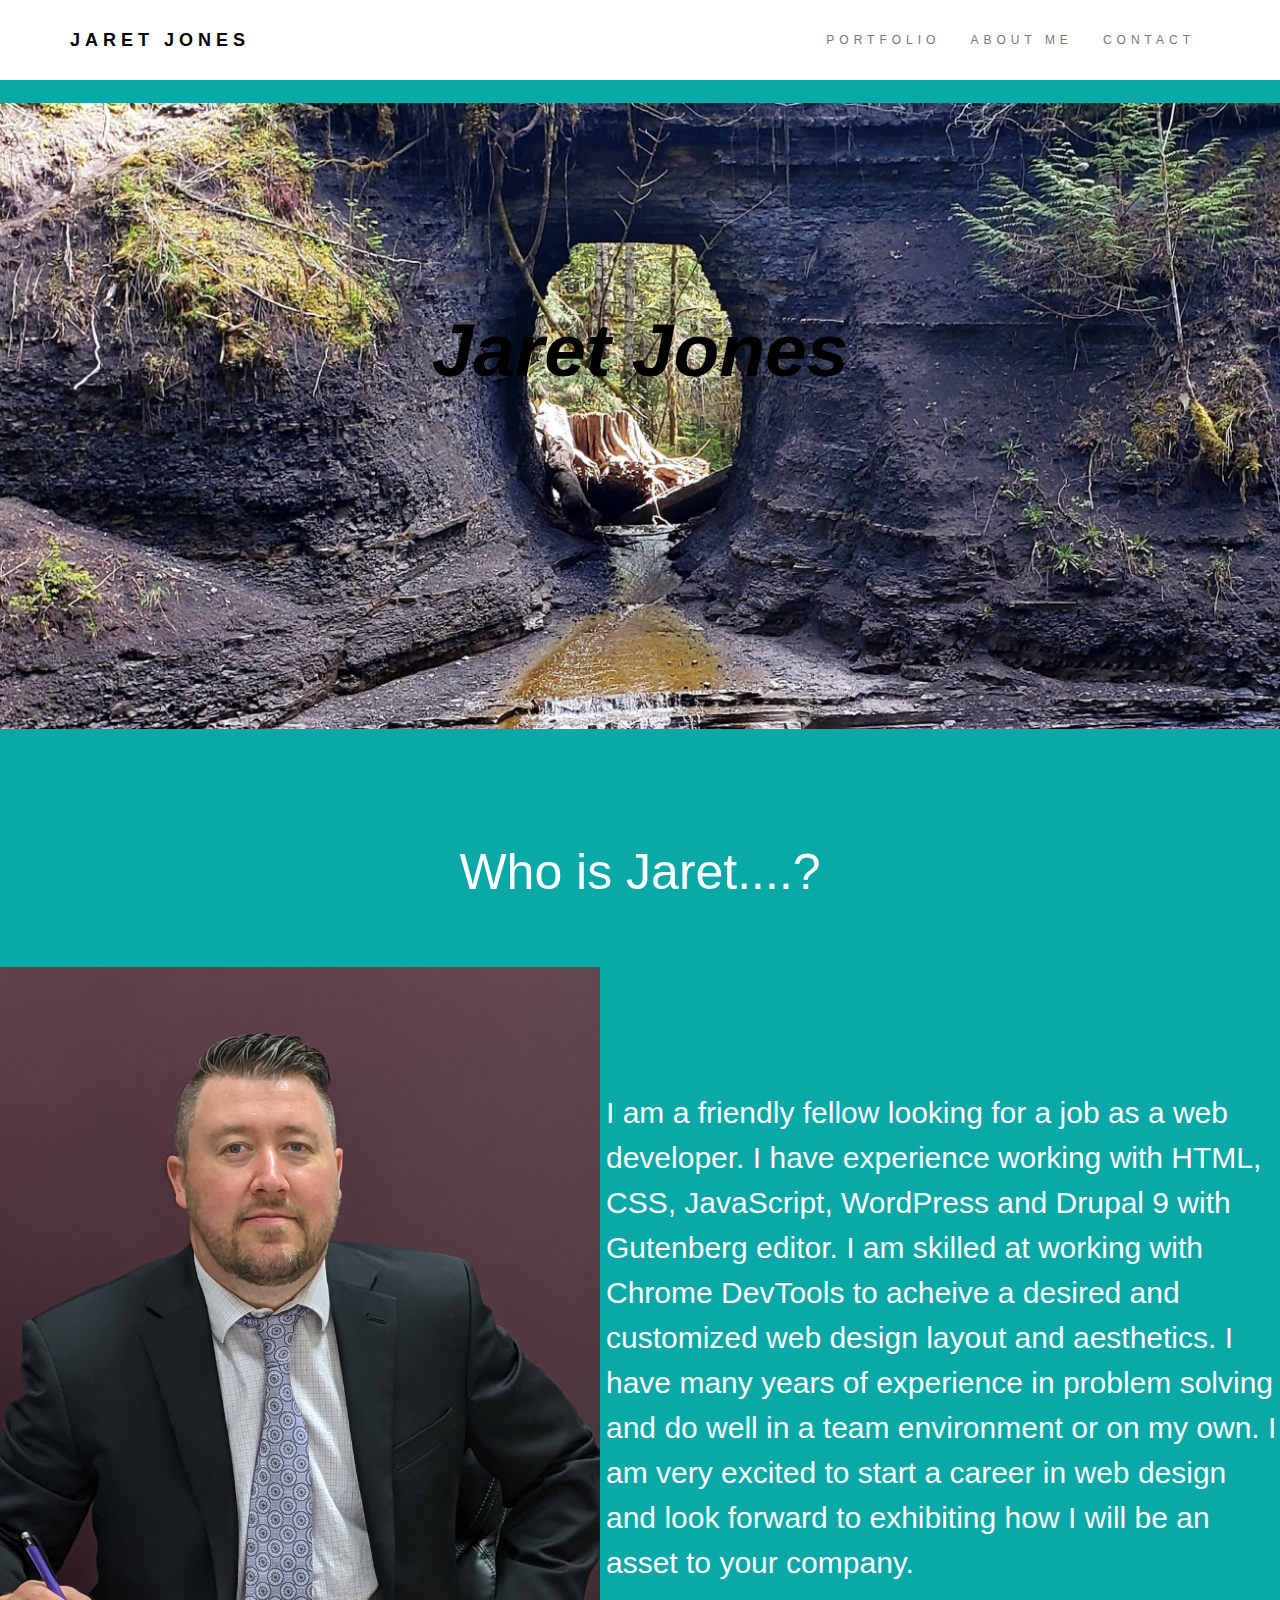
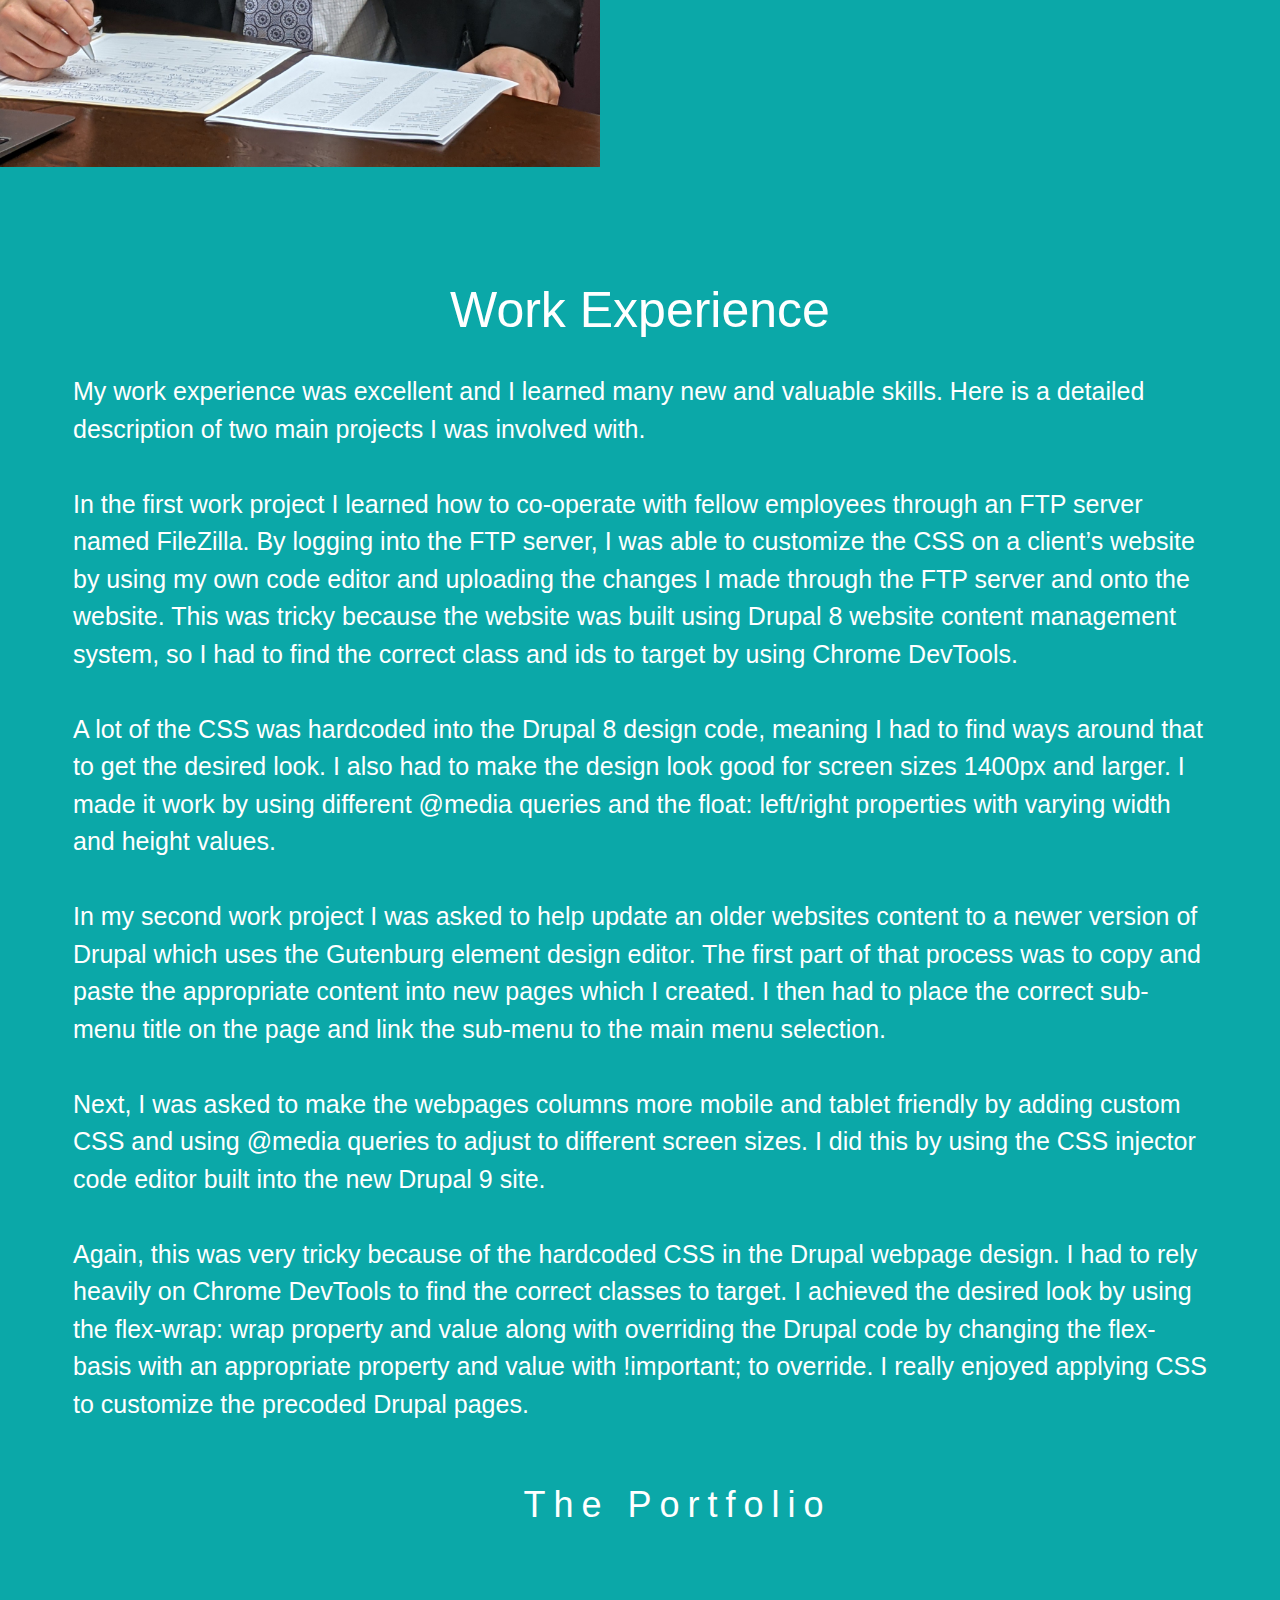
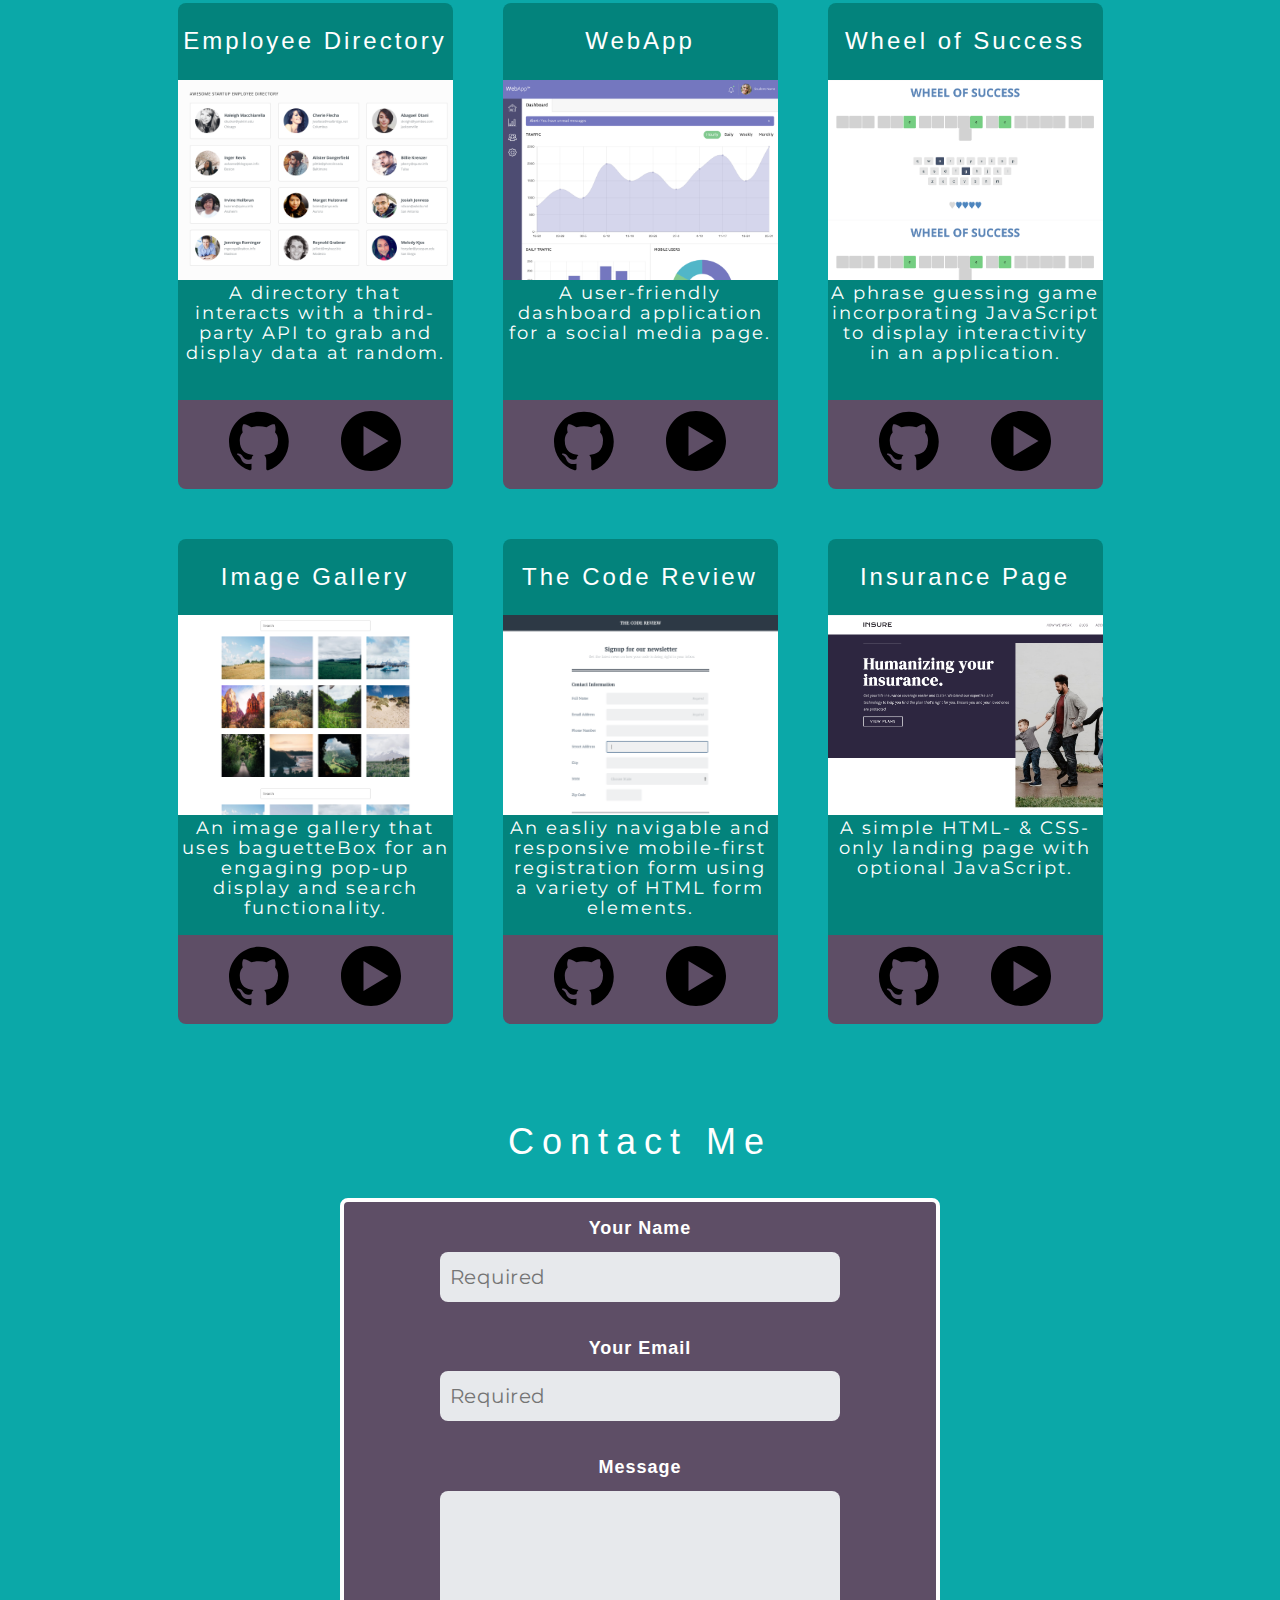
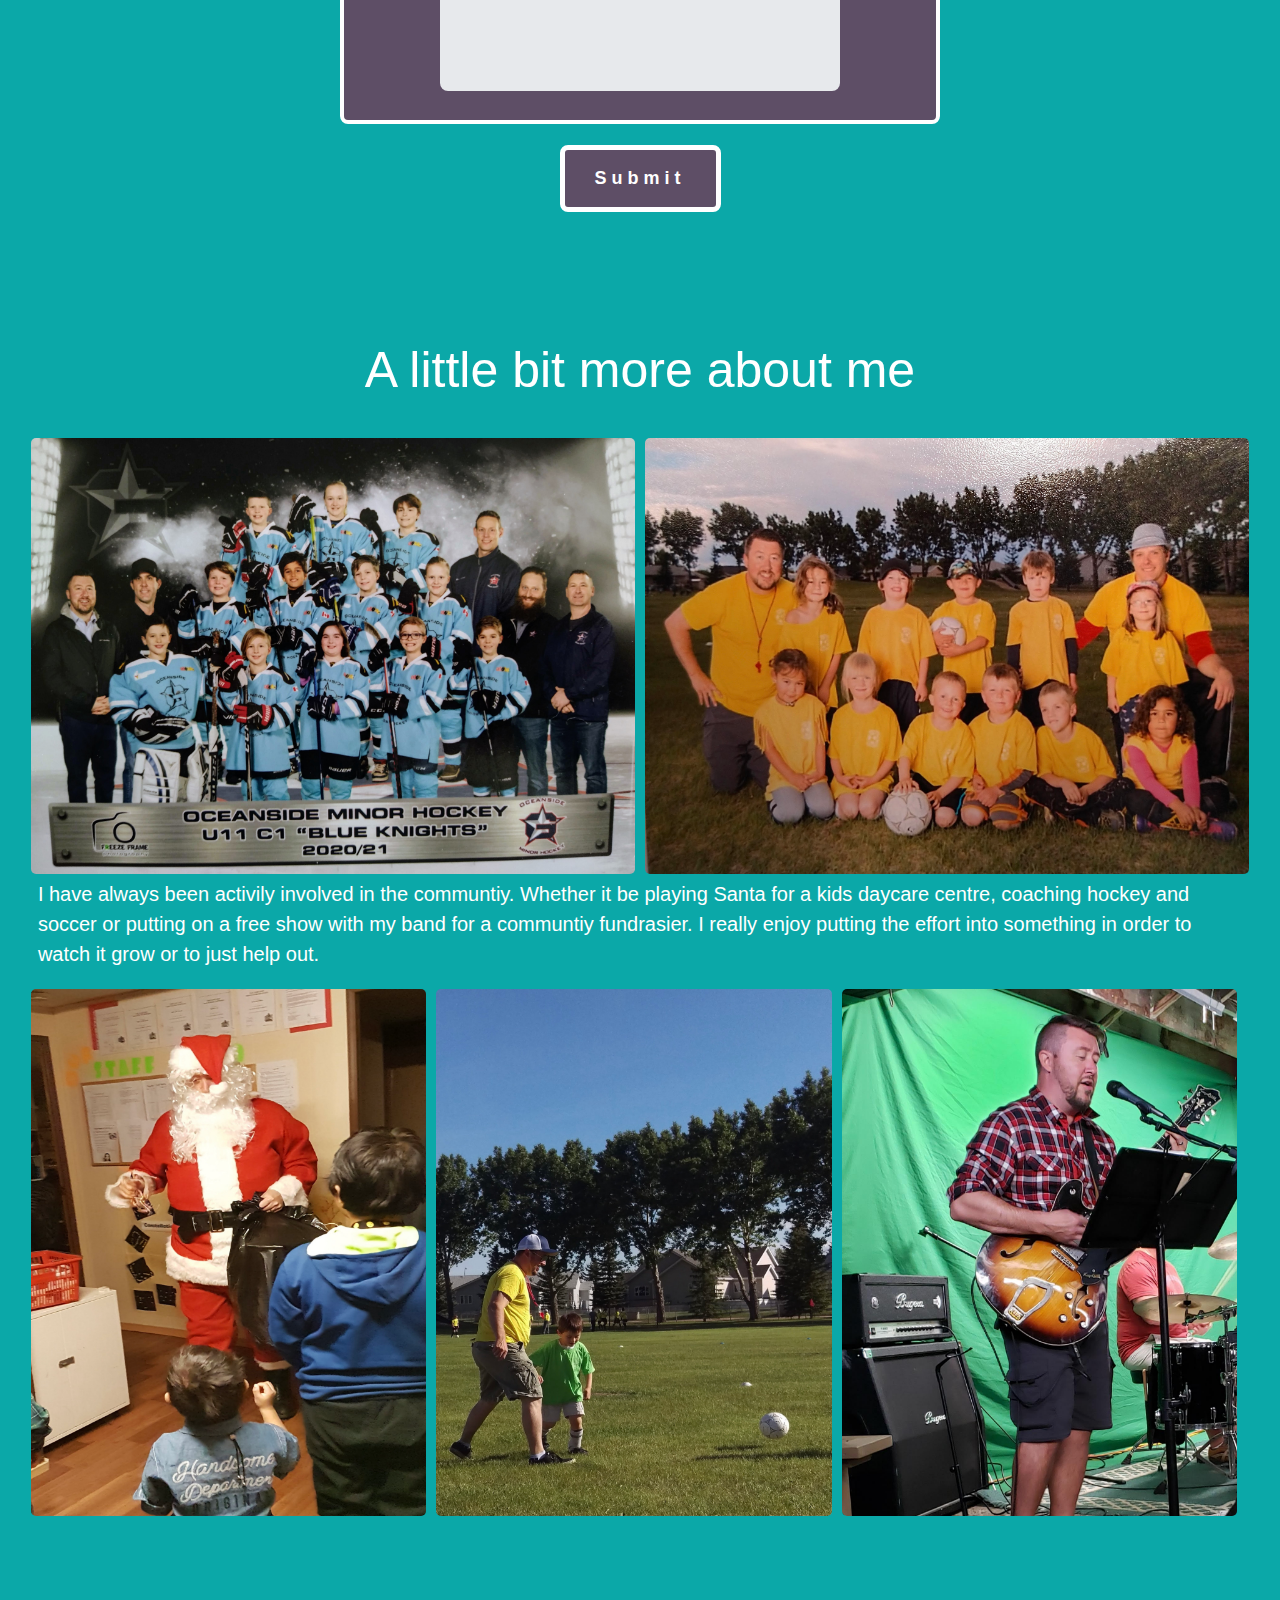
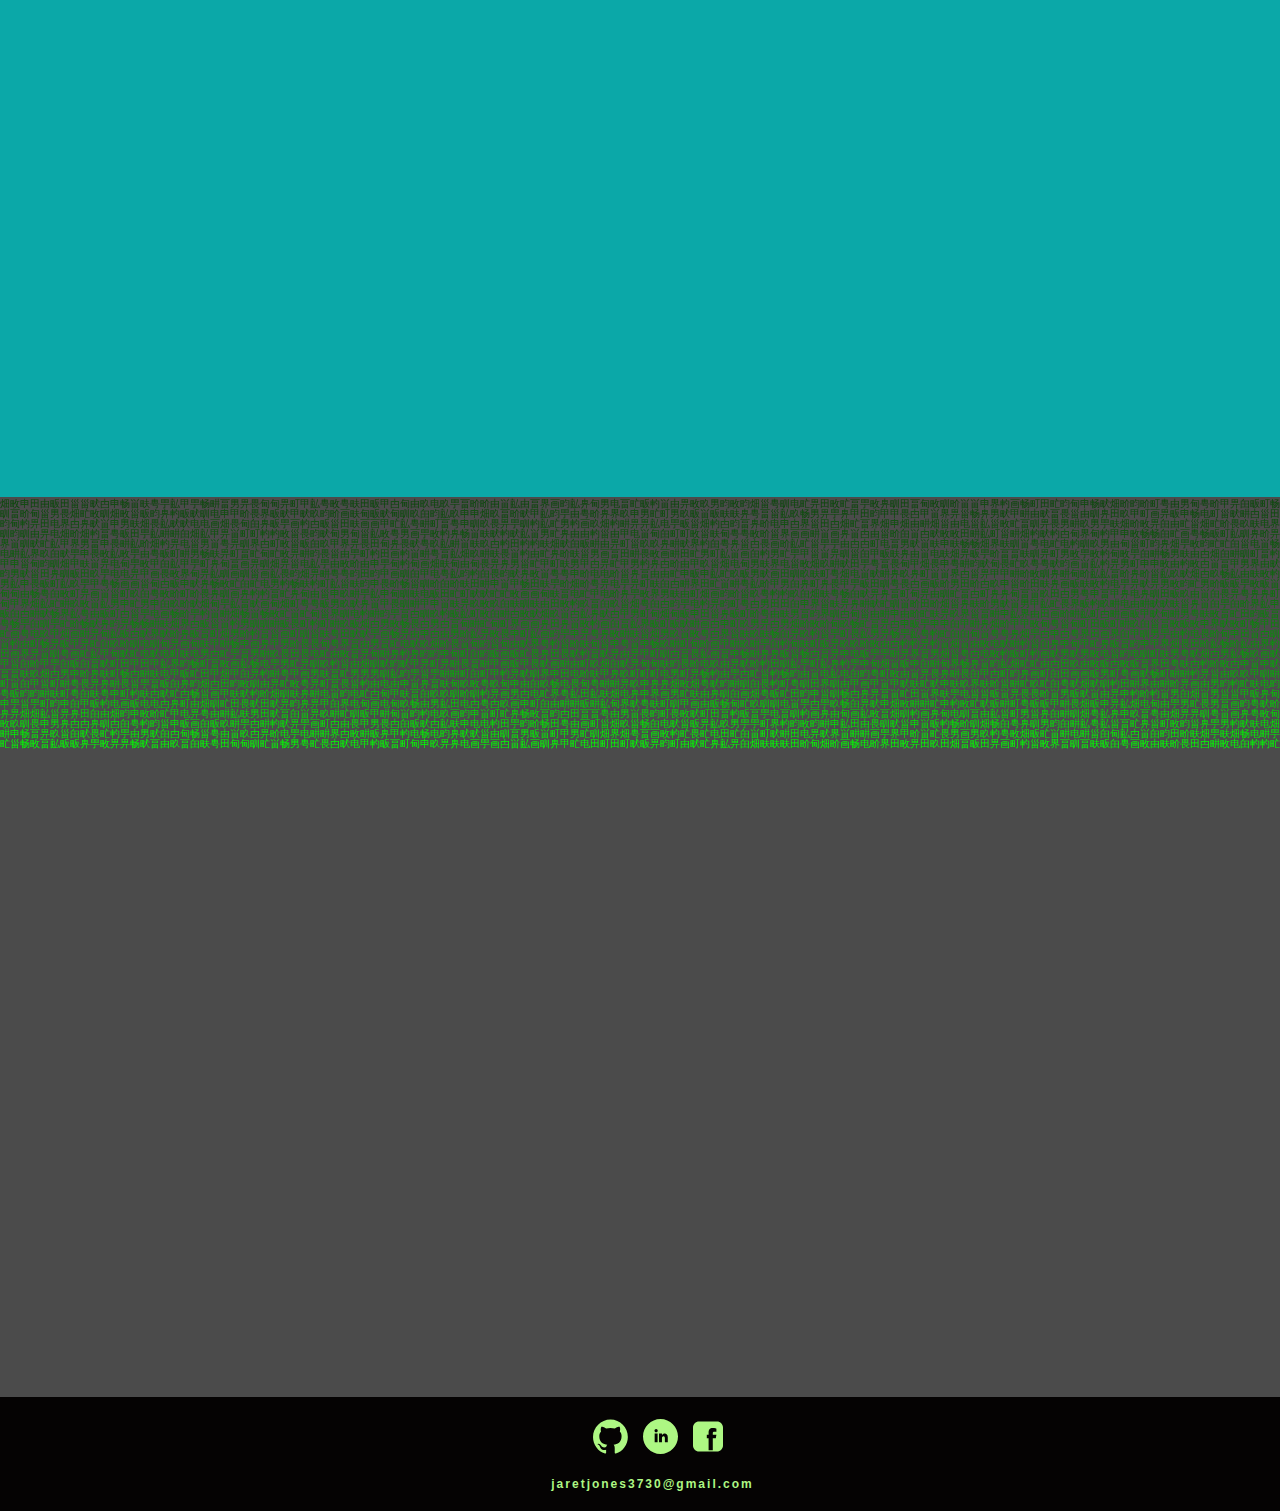
<file: index.html>
<!DOCTYPE html>
<html lang="en">
    
<head>
  <title>Jaret Jones Web Developer</title>
  <meta charset="utf-8">
  <meta name="viewport" content="width=device-width, initial-scale=1">
  <link rel="stylesheet" href="https://maxcdn.bootstrapcdn.com/bootstrap/3.4.1/css/bootstrap.min.css">
  <link href="https://fonts.googleapis.com/css?family=Montserrat" rel="stylesheet">
  <link rel="stylesheet" href="css/styles.css">
  <link rel="stylesheet" href="css/normalize.css">
  <link rel="stylesheet" href="https://www.w3schools.com/w3css/4/w3.css">
  </head>
<body>
    <main aria-labelledby="name1"></main>
<!-- Navbar -->

<nav class="navbar navbar-default">
  <div class="container">
    <div class="navbar-header">
      <button type="button" class="navbar-toggle" data-toggle="collapse" data-target="#myNavbar">
        <span class="icon-bar"></span>
        <span class="icon-bar"></span>
        <span class="icon-bar"></span>                        
      </button>
      <a class="navbar-brand" href="#about-me">JARET JONES</a>
    </div>
    <div class="collapse navbar-collapse" id="myNavbar">
      <ul class="nav navbar-nav navbar-right">
        <li class="nav-list_item"><a href="#portfolio">PORTFOLIO</a></li>
        <li class="nav-list_item"><a href="#about-me">ABOUT ME</a></li>
        <li class="nav-list_item"><a href="#contact">CONTACT</a></li>
      </ul>
    </div>
  </div>
</nav>

<!-- First Container -->

<div class="container-fluid bg-1 text-center">
  <div class="w3-content w3-section" style="max-width:100%">
    <div class="centered"><h1 id="name1" aria-level="1" >Jaret Jones</h1></div>
    <img class="mySlides w3-animate-fading" src="img/HoleinWall.jpg" alt="rock wall with hole and river runnning through" style="width:100%">
   <img class="mySlides w3-animate-fading" src="img/MacBeach1.jpg" alt="ocean beach with waves and two children" style="width:100%">
   <img class="mySlides w3-animate-fading" src="img/ColBeach3.jpg" alt="beach with driftwood and mountain view" style="width:100%">
   <img class="mySlides w3-animate-fading" src="img/MountWash.jpg" alt="snow covered ski hill" style="width:100%">
   <img class="mySlides w3-animate-fading" src="img/ColBeach.jpg" alt="man walking on beach while dogs play in water" style="width:100%">
   <img class="mySlides w3-animate-fading" src="img/Ucu1.jpg" alt="ocean waves crashing on rocks" style="width:100%">
   <img class="mySlides w3-animate-fading" src="img/ColBeach2.jpg" alt="sunrise shining over quite beach" style="width:100%">
   <img class="mySlides w3-animate-fading" src="img/Ucu2.jpg" alt="lighthouse on a rocky and misty beach" style="width:100%">
   <img class="mySlides w3-animate-fading" src="img/MacBeach2.jpg" alt="man walking on beach while kids play in water" style="width:100%">
  </div>

  

 <!-- Second Container -->
    <div>
        <h2 class="about-me" id="about-me">Who is Jaret....?</h2>
    </div>
    <div class="container-fluid bg-2 text-center">
        <img src="img/jj1.jpg" alt="Picture of Jaret Jones" class="img-responsive img-circl margin" style="display:inline-block" width="600" height="600">
    <p class="about-des">I am a friendly fellow looking for a job
        as a web developer. I have experience
        working with HTML, CSS, JavaScript,
        WordPress and Drupal 9 with Gutenberg editor. I am skilled at working 
        with Chrome DevTools to acheive a desired and customized web design layout
        and aesthetics. I have many years of
        experience in problem solving and do well in
        a team environment or on my own. I am
        very excited to start a career in web design
        and look forward to exhibiting how I will be
        an asset to your company. </p>
    </div>
</div>

<!--Third Container -->
<section class="work-exp">
    <h2 class="work-exp-title">Work Experience</h2>
    <div class="work-exp-details">
        <p class="work-dets">
            My work experience was excellent and I learned many new and valuable skills. 
            Here is a detailed description of two main projects I was involved with.<br/> 
            <br/>In the first work project I learned how to co-operate with fellow employees through an FTP server named FileZilla. 
            By logging into the FTP server, I was able to customize the CSS on a client’s website by using my own code editor and 
            uploading the changes I made through the FTP server and onto the website. 
            This was tricky because the website was built using Drupal 8 website content management system, 
            so I had to find the correct class and ids to target by using Chrome DevTools.<br/> 
            <br/>A lot of the CSS was hardcoded into the Drupal 8 design code, meaning I had to find ways around that to get the desired look. 
            I also had to make the design look good for screen sizes 1400px and larger. I made it work by using different 
            @media queries and the float: left/right properties with varying width and height values.<br/>
            <br/>In my second work project I was asked to help update an older websites content to a newer version of Drupal which uses the 
            Gutenburg element design editor. The first part of that process was to copy and paste the appropriate content into new pages which I created. 
            I then had to place the correct sub-menu title on the page and link the sub-menu to the main menu selection.<br/>
            <br/>Next, I was asked to make the webpages columns more mobile and tablet friendly by adding custom CSS and using @media queries 
            to adjust to different screen sizes. I did this by using the CSS injector code editor built into the new Drupal 9 site.<br/> 
            <br/>Again, this was very tricky because of the hardcoded CSS in the Drupal webpage design. I had to rely heavily on Chrome DevTools to find the correct classes to target. 
            I achieved the desired look by using the flex-wrap: wrap property and value along with overriding the Drupal code by changing the 
            flex-basis with an appropriate property and value with !important; to override. I really enjoyed applying CSS to customize the 
            precoded Drupal pages.
        </p>
    </div>
</section>

<!-- Forth Container -->
<section class="portfolio" id="portfolio">
    <h2 class="portfolio__title">The Portfolio</h2>
    <div class="portfolio__card__container">
        <div class="portfolio__card">
            <div class="portfolio__card__title"><h3>Employee Directory</h3></div>
            <a href="employee-directory.html" aria-label="read more about the employee directory" target="_self"><div class="portfolio__card__image__container pci__one">
            </div></a>
            <div class="portfolio__card__desc">
                <p>
                    A directory that interacts with a third-party API to grab and display data at random.
                    <br>
                    
                    
                </p>
            </div>
            <div class="portfolio__card__links">
                <div class="project-github">
                    <a href ="https://github.com/jamdrones/Tech-Degree-Project-Unit8" aria-label="view code for employee directory in the github repository" target="_blank">
                        <svg version="1.1" xmlns="http://www.w3.org/2000/svg" xmlns:xlink="http://www.w3.org/1999/xlink" x="0px" y="0px"
                            viewBox="0 0 24 24" style="enable-background:new 0 0 24 24;" xml:space="preserve">
                            <path d="M12,0.3c-6.6,0-12,5.4-12,12c0,5.3,3.4,9.8,8.2,11.4C8.8,23.8,9,23.4,9,23.1c0-0.3,0-1,0-2c-3.3,0.7-4-1.6-4-1.6
                                c-0.5-1.4-1.3-1.8-1.3-1.8C2.5,17,3.7,17,3.7,17c1.2,0.1,1.8,1.2,1.8,1.2c1.1,1.8,2.8,1.3,3.5,1c0.1-0.8,0.4-1.3,0.8-1.6
                                c-2.7-0.3-5.5-1.3-5.5-5.9c0-1.3,0.5-2.4,1.2-3.2C5.4,8.1,5,6.9,5.7,5.3c0,0,1-0.3,3.3,1.2c1-0.3,2-0.4,3-0.4c1,0,2,0.1,3,0.4
                                c2.3-1.6,3.3-1.2,3.3-1.2c0.6,1.7,0.2,2.9,0.1,3.2c0.8,0.8,1.2,1.9,1.2,3.2c0,4.6-2.8,5.6-5.5,5.9c0.4,0.4,0.8,1.1,0.8,2.2
                                c0,1.6,0,2.9,0,3.3c0,0.3,0.2,0.7,0.8,0.6c4.8-1.6,8.2-6.1,8.2-11.4C24,5.7,18.6,0.3,12,0.3"/>
                        </svg>
                    </a>
                </div>
                <div class="project-github">
                    <a href ="employee-directory.html" aria-label="view code for employee directory in the github repository" target="_self">
                        <svg xmlns="http://www.w3.org/2000/svg" width="24" height="24" viewBox="0 0 24 24"><path d="M12 0c-6.627 0-12 5.373-12 12s5.373 12 12 12 12-5.373 12-12-5.373-12-12-12zm-3 18v-12l10 6-10 6z"/></svg>
                    </a>
                </div>
            </div>
        </div>

        <div class="portfolio__card">
            <div class="portfolio__card__title"><h3>WebApp</h3></div>
            <a href="webapp.html" aria-label="read more about the web app project" target="_self"><div class="portfolio__card__image__container pci__two">
            </div></a>
            <div class="portfolio__card__desc">
                <p>
                    A user-friendly dashboard application for a social media page.
                    <br>
                </p>
            </div>
            <div class="portfolio__card__links">
                <div class="project-github">
                    <a href ="https://github.com/jamdrones/Tech-Degree-Project-Unit7" aria-label="view code for web app in the github repository" target="_blank">
                        <svg version="1.1" xmlns="http://www.w3.org/2000/svg" xmlns:xlink="http://www.w3.org/1999/xlink" x="0px" y="0px"
                            viewBox="0 0 24 24" style="enable-background:new 0 0 24 24;" xml:space="preserve">
                            <path d="M12,0.3c-6.6,0-12,5.4-12,12c0,5.3,3.4,9.8,8.2,11.4C8.8,23.8,9,23.4,9,23.1c0-0.3,0-1,0-2c-3.3,0.7-4-1.6-4-1.6
                                c-0.5-1.4-1.3-1.8-1.3-1.8C2.5,17,3.7,17,3.7,17c1.2,0.1,1.8,1.2,1.8,1.2c1.1,1.8,2.8,1.3,3.5,1c0.1-0.8,0.4-1.3,0.8-1.6
                                c-2.7-0.3-5.5-1.3-5.5-5.9c0-1.3,0.5-2.4,1.2-3.2C5.4,8.1,5,6.9,5.7,5.3c0,0,1-0.3,3.3,1.2c1-0.3,2-0.4,3-0.4c1,0,2,0.1,3,0.4
                                c2.3-1.6,3.3-1.2,3.3-1.2c0.6,1.7,0.2,2.9,0.1,3.2c0.8,0.8,1.2,1.9,1.2,3.2c0,4.6-2.8,5.6-5.5,5.9c0.4,0.4,0.8,1.1,0.8,2.2
                                c0,1.6,0,2.9,0,3.3c0,0.3,0.2,0.7,0.8,0.6c4.8-1.6,8.2-6.1,8.2-11.4C24,5.7,18.6,0.3,12,0.3"/>
                        </svg>
                    </a>
                </div>
                <div class="project-github">
                    <a href ="webapp.html" aria-label="view code for employee directory in the github repository" target="_self">
                        <svg xmlns="http://www.w3.org/2000/svg" width="24" height="24" viewBox="0 0 24 24"><path d="M12 0c-6.627 0-12 5.373-12 12s5.373 12 12 12 12-5.373 12-12-5.373-12-12-12zm-3 18v-12l10 6-10 6z"/></svg>
                    </a>
                </div>
            </div>
        </div>

        <div class="portfolio__card">
            <div class="portfolio__card__title"><h3>Wheel of Success</h3></div>
            <a href="wheel-of-success.html" aria-label="read more about the wheel of success game" target="_self"><div class="portfolio__card__image__container pci__three">
            </div></a>
            <div class="portfolio__card__desc">
                <p>
                    A phrase guessing game incorporating JavaScript to display interactivity in an application.
                    <br>
                </p>
            </div>
            <div class="portfolio__card__links">
                <div class="project-github">
                    <a href ="https://github.com/jamdrones/Tech-Degree-Project-Unit6" aria-label="view code for wheel of success game in the github repository" target="_self">
                        <svg version="1.1" xmlns="http://www.w3.org/2000/svg" xmlns:xlink="http://www.w3.org/1999/xlink" x="0px" y="0px"
                            viewBox="0 0 24 24" style="enable-background:new 0 0 24 24;" xml:space="preserve">
                            <path d="M12,0.3c-6.6,0-12,5.4-12,12c0,5.3,3.4,9.8,8.2,11.4C8.8,23.8,9,23.4,9,23.1c0-0.3,0-1,0-2c-3.3,0.7-4-1.6-4-1.6
                                c-0.5-1.4-1.3-1.8-1.3-1.8C2.5,17,3.7,17,3.7,17c1.2,0.1,1.8,1.2,1.8,1.2c1.1,1.8,2.8,1.3,3.5,1c0.1-0.8,0.4-1.3,0.8-1.6
                                c-2.7-0.3-5.5-1.3-5.5-5.9c0-1.3,0.5-2.4,1.2-3.2C5.4,8.1,5,6.9,5.7,5.3c0,0,1-0.3,3.3,1.2c1-0.3,2-0.4,3-0.4c1,0,2,0.1,3,0.4
                                c2.3-1.6,3.3-1.2,3.3-1.2c0.6,1.7,0.2,2.9,0.1,3.2c0.8,0.8,1.2,1.9,1.2,3.2c0,4.6-2.8,5.6-5.5,5.9c0.4,0.4,0.8,1.1,0.8,2.2
                                c0,1.6,0,2.9,0,3.3c0,0.3,0.2,0.7,0.8,0.6c4.8-1.6,8.2-6.1,8.2-11.4C24,5.7,18.6,0.3,12,0.3"/>
                        </svg>
                    </a>
                </div>
                <div class="project-github">
                    <a href ="wheel-of-success.html" aria-label="view code for employee directory in the github repository" target="_self">
                        <svg xmlns="http://www.w3.org/2000/svg" width="24" height="24" viewBox="0 0 24 24"><path d="M12 0c-6.627 0-12 5.373-12 12s5.373 12 12 12 12-5.373 12-12-5.373-12-12-12zm-3 18v-12l10 6-10 6z"/></svg>
                    </a>
                </div>
            </div>
        </div>

        <div class="portfolio__card">
            <div class="portfolio__card__title"><h3>Image Gallery</h3></div>
            <a href="image-gallery.html" aria-label="read more about the image gallery" target="_self"><div class="portfolio__card__image__container pci__four">
            </div></a>
            <div class="portfolio__card__desc">
                <p>
                    An image gallery that uses baguetteBox for an engaging pop-up display and search functionality.
                    <br>
                </p>
            </div>
            <div class="portfolio__card__links">
                <div class="project-github">
                    <a href ="https://github.com/jamdrones/Tech-Degree-Project-Unit5" aria-label="view code for image gallery in the github repository" target="_blank">
                        <svg version="1.1" xmlns="http://www.w3.org/2000/svg" xmlns:xlink="http://www.w3.org/1999/xlink" x="0px" y="0px"
                            viewBox="0 0 24 24" style="enable-background:new 0 0 24 24;" xml:space="preserve">
                            <path d="M12,0.3c-6.6,0-12,5.4-12,12c0,5.3,3.4,9.8,8.2,11.4C8.8,23.8,9,23.4,9,23.1c0-0.3,0-1,0-2c-3.3,0.7-4-1.6-4-1.6
                                c-0.5-1.4-1.3-1.8-1.3-1.8C2.5,17,3.7,17,3.7,17c1.2,0.1,1.8,1.2,1.8,1.2c1.1,1.8,2.8,1.3,3.5,1c0.1-0.8,0.4-1.3,0.8-1.6
                                c-2.7-0.3-5.5-1.3-5.5-5.9c0-1.3,0.5-2.4,1.2-3.2C5.4,8.1,5,6.9,5.7,5.3c0,0,1-0.3,3.3,1.2c1-0.3,2-0.4,3-0.4c1,0,2,0.1,3,0.4
                                c2.3-1.6,3.3-1.2,3.3-1.2c0.6,1.7,0.2,2.9,0.1,3.2c0.8,0.8,1.2,1.9,1.2,3.2c0,4.6-2.8,5.6-5.5,5.9c0.4,0.4,0.8,1.1,0.8,2.2
                                c0,1.6,0,2.9,0,3.3c0,0.3,0.2,0.7,0.8,0.6c4.8-1.6,8.2-6.1,8.2-11.4C24,5.7,18.6,0.3,12,0.3"/>
                        </svg>
                    </a>
                </div>
                <div class="project-github">
                    <a href ="image-gallery.html" aria-label="view code for employee directory in the github repository" target="_self">
                        <svg xmlns="http://www.w3.org/2000/svg" width="24" height="24" viewBox="0 0 24 24"><path d="M12 0c-6.627 0-12 5.373-12 12s5.373 12 12 12 12-5.373 12-12-5.373-12-12-12zm-3 18v-12l10 6-10 6z"/></svg>
                    </a>
                </div>
            </div>
        </div>

        <div class="portfolio__card">
            <div class="portfolio__card__title"><h3>The Code Review</h3></div>
            <a href="code-review.html" aria-label="read more about the code review project" target="_self"><div class="portfolio__card__image__container pci__five">
            </div></a>
            <div class="portfolio__card__desc">
                <p>
                    An easliy navigable and responsive mobile-first registration form using a variety of HTML form elements.
                    <br>
                </p>
            </div>
            <div class="portfolio__card__links">
                <div class="project-github">
                    <a href ="https://github.com/jamdrones/Tech-Degree-Project-Unit3" aria-label="view code for the code review in the github repository" target="_blank">
                        <svg version="1.1" xmlns="http://www.w3.org/2000/svg" xmlns:xlink="http://www.w3.org/1999/xlink" x="0px" y="0px"
                            viewBox="0 0 24 24" style="enable-background:new 0 0 24 24;" xml:space="preserve">
                            <path d="M12,0.3c-6.6,0-12,5.4-12,12c0,5.3,3.4,9.8,8.2,11.4C8.8,23.8,9,23.4,9,23.1c0-0.3,0-1,0-2c-3.3,0.7-4-1.6-4-1.6
                                c-0.5-1.4-1.3-1.8-1.3-1.8C2.5,17,3.7,17,3.7,17c1.2,0.1,1.8,1.2,1.8,1.2c1.1,1.8,2.8,1.3,3.5,1c0.1-0.8,0.4-1.3,0.8-1.6
                                c-2.7-0.3-5.5-1.3-5.5-5.9c0-1.3,0.5-2.4,1.2-3.2C5.4,8.1,5,6.9,5.7,5.3c0,0,1-0.3,3.3,1.2c1-0.3,2-0.4,3-0.4c1,0,2,0.1,3,0.4
                                c2.3-1.6,3.3-1.2,3.3-1.2c0.6,1.7,0.2,2.9,0.1,3.2c0.8,0.8,1.2,1.9,1.2,3.2c0,4.6-2.8,5.6-5.5,5.9c0.4,0.4,0.8,1.1,0.8,2.2
                                c0,1.6,0,2.9,0,3.3c0,0.3,0.2,0.7,0.8,0.6c4.8-1.6,8.2-6.1,8.2-11.4C24,5.7,18.6,0.3,12,0.3"/>
                        </svg>
                    </a>
                </div>
                <div class="project-github">
                    <a href ="code-review.html" aria-label="view code for employee directory in the github repository" target="_self">
                        <svg xmlns="http://www.w3.org/2000/svg" width="24" height="24" viewBox="0 0 24 24"><path d="M12 0c-6.627 0-12 5.373-12 12s5.373 12 12 12 12-5.373 12-12-5.373-12-12-12zm-3 18v-12l10 6-10 6z"/></svg>
                    </a>
                </div>
            </div>
        </div>

        <div class="portfolio__card">
            <div class="portfolio__card__title"><h3>Insurance Page</h3></div>
            <a href="insurance.html" aria-label="read more about the insure landing page project" target="_self"><div class="portfolio__card__image__container pci__six">
            </div></a>
            <div class="portfolio__card__desc">
                <p>
                    A simple HTML- & CSS-only landing page with optional JavaScript.
                    <br>
                </p>
            </div>
            <div class="portfolio__card__links">
                <div class="project-github">
                    <a href ="https://github.com/jamdrones/Insure-Landing-Page" aria-label="view code for insure landing page in the github repository" target="_blank">
                        <svg version="1.1" xmlns="http://www.w3.org/2000/svg" xmlns:xlink="http://www.w3.org/1999/xlink" x="0px" y="0px"
                            viewBox="0 0 24 24" style="enable-background:new 0 0 24 24;" xml:space="preserve">
                            <path d="M12,0.3c-6.6,0-12,5.4-12,12c0,5.3,3.4,9.8,8.2,11.4C8.8,23.8,9,23.4,9,23.1c0-0.3,0-1,0-2c-3.3,0.7-4-1.6-4-1.6
                                c-0.5-1.4-1.3-1.8-1.3-1.8C2.5,17,3.7,17,3.7,17c1.2,0.1,1.8,1.2,1.8,1.2c1.1,1.8,2.8,1.3,3.5,1c0.1-0.8,0.4-1.3,0.8-1.6
                                c-2.7-0.3-5.5-1.3-5.5-5.9c0-1.3,0.5-2.4,1.2-3.2C5.4,8.1,5,6.9,5.7,5.3c0,0,1-0.3,3.3,1.2c1-0.3,2-0.4,3-0.4c1,0,2,0.1,3,0.4
                                c2.3-1.6,3.3-1.2,3.3-1.2c0.6,1.7,0.2,2.9,0.1,3.2c0.8,0.8,1.2,1.9,1.2,3.2c0,4.6-2.8,5.6-5.5,5.9c0.4,0.4,0.8,1.1,0.8,2.2
                                c0,1.6,0,2.9,0,3.3c0,0.3,0.2,0.7,0.8,0.6c4.8-1.6,8.2-6.1,8.2-11.4C24,5.7,18.6,0.3,12,0.3"/>
                        </svg>
                    </a>
                </div>
                <div class="project-github">
                    <a href ="insurance.html" aria-label="view code for employee directory in the github repository" target="_self">
                        <svg xmlns="http://www.w3.org/2000/svg" width="24" height="24" viewBox="0 0 24 24"><path d="M12 0c-6.627 0-12 5.373-12 12s5.373 12 12 12 12-5.373 12-12-5.373-12-12-12zm-3 18v-12l10 6-10 6z"/></svg>
                    </a>
                </div>
            </div>
        </div>
    </div>
</section>

<section class="contact" id="contact">
    <h2 class="contact__title">Contact Me</h2>
    <div class="form__container">
        <form action="mailto:jaretjones3730@gmail.com" method="POST" class="contact__form form">
             <label for="name" class="contact__input__title contact__item">Your Name</label>
            <input type="text" id="name" placeholder="Required" class="contact__input contact__item">
            <label for="email" class="contact__input__title">Your Email</label>
            <input type="email" id="email" placeholder="Required" class="contact__input contact__item">
            <label for="subject" class="contact__input__title contact__item">Message</label>
            <textarea  class="contact__textarea contact__item" name="subject" id="subject"></textarea>
            <button class="contact__submit" type="submit">Submit</button>
         </form>
     </div>
    </section>

    <section class="comm-helper">
        <h2 class="comm-helper-title">A little bit more about me</h2>
        <div class="comm-helper-container">
            <img src="img/JaretHockey.jpg" alt="Picture of Jaret Jones as Hockey Coach" class="comm-img" width="50%" height="50%">
            <img src="img/JaretSoccerGroup.jpg" alt="Picture of Jaret Jones as Soccer Coach" class="comm-img" width="50%" height="50%">
            <p class="comm-helper-des">
                I have always been activily involved in the communtiy. Whether it be playing Santa for a kids daycare centre, 
                coaching hockey and soccer or putting on a free show with my band for a communtiy fundrasier. 
                I really enjoy putting the effort into something in order to watch it grow or to just help out.
            </p>
            <img src="img/JaretSanta.jpg" alt="Picture of Jaret Jones as Santa Claus" class="comm-img" width="33%" height="33%">
            <img src="img/JaretSoccer1.jpg" alt="Picture of Jaret Jones helping young soccer player" class="comm-img" width="33%" height="33%">
            <img src="img/JaretGuitar.jpg" alt="Picture of Jaret Jones playing guitar" class="comm-img" width="33%" height="33%">
        </div>
    </section>
    <div class="canvas-wrap">
    <canvas id="c">
    </canvas>
</div>


<!-- Footer -->
<footer>
    <ul class="footer__nav">
        <li class="footer__nav__item github">
            <a href="https://github.com/jamdrones" aria-label="view code for all Jaret's projects in github" target="_blank"><svg version="1.1" xmlns="http://www.w3.org/2000/svg" xmlns:xlink="http://www.w3.org/1999/xlink" x="0px" y="0px"
            viewBox="0 0 24 24" style="enable-background:new 0 0 24 24;" xml:space="preserve">
                <path d="M12,0.3c-6.6,0-12,5.4-12,12c0,5.3,3.4,9.8,8.2,11.4C8.8,23.8,9,23.4,9,23.1c0-0.3,0-1,0-2c-3.3,0.7-4-1.6-4-1.6
                c-0.5-1.4-1.3-1.8-1.3-1.8C2.5,17,3.7,17,3.7,17c1.2,0.1,1.8,1.2,1.8,1.2c1.1,1.8,2.8,1.3,3.5,1c0.1-0.8,0.4-1.3,0.8-1.6
                c-2.7-0.3-5.5-1.3-5.5-5.9c0-1.3,0.5-2.4,1.2-3.2C5.4,8.1,5,6.9,5.7,5.3c0,0,1-0.3,3.3,1.2c1-0.3,2-0.4,3-0.4c1,0,2,0.1,3,0.4
                c2.3-1.6,3.3-1.2,3.3-1.2c0.6,1.7,0.2,2.9,0.1,3.2c0.8,0.8,1.2,1.9,1.2,3.2c0,4.6-2.8,5.6-5.5,5.9c0.4,0.4,0.8,1.1,0.8,2.2
                c0,1.6,0,2.9,0,3.3c0,0.3,0.2,0.7,0.8,0.6c4.8-1.6,8.2-6.1,8.2-11.4C24,5.7,18.6,0.3,12,0.3"/>
            </svg></a>
        </li>
        <li class="footer__nav__item">
            <a href="https://www.linkedin.com/in/jaret-jones-112867212/" aria-label="check out Jaret's linkedin profile" target="_blank"><svg version="1.1"  xmlns="http://www.w3.org/2000/svg" xmlns:xlink="http://www.w3.org/1999/xlink" x="0px" y="0px"
                viewBox="0 0 24 24" style="enable-background:new 0 0 24 24;" xml:space="preserve">
                <path d="M12,0C5.4,0,0,5.4,0,12s5.4,12,12,12s12-5.4,12-12S18.6,0,12,0z M10,16H8v-6h2V16z M9,9.1C8.4,9.1,7.9,8.6,7.9,8
                c0-0.6,0.5-1.1,1.1-1.1s1.1,0.5,1.1,1.1C10.1,8.6,9.6,9.1,9,9.1z M17,16h-2v-2.9c0-1.9-2-1.7-2,0V16h-2v-6h2v1.1
                c0.9-1.6,4-1.7,4,1.5V16z"/>
            </svg></a>
        </li>
        <li class="footer__nav__item">
            <a href="https://facebook.com" aria-label="check out Jaret's facebook profile" target="_blank"><svg xmlns="http://www.w3.org/2000/svg" xmlns:xlink="http://www.w3.org/1999/xlink" x="0px" y="0px" 
                width="30" height="35" viewBox="0 0 50 50" style="enable-background:new 0 0 24 24;" class="icon icons8-Facebook-Filled">    
                <path d="M40,0H10C4.486,0,0,4.486,0,10v30c0,5.514,4.486,10,10,10h30c5.514,0,10-4.486,10-10V10C50,4.486,45.514,0,40,0z M39,
                17h-3 c-2.145,0-3,0.504-3,2v3h6l-1,6h-5v20h-7V28h-3v-6h3v-3c0-4.677,
                1.581-8,7-8c2.902,0,6,1,6,1V17z"></path></svg></a>
        </li>
    </ul>
    <div class="footer__logo"><a href="#">jaretjones3730@gmail.com</a></div>
</footer>

    <script src="https://ajax.googleapis.com/ajax/libs/jquery/3.5.1/jquery.min.js"></script>
    <script src="https://maxcdn.bootstrapcdn.com/bootstrap/3.4.1/js/bootstrap.min.js"></script>
    <script src="js/app.js"></script>

</body>
</html>
</file>
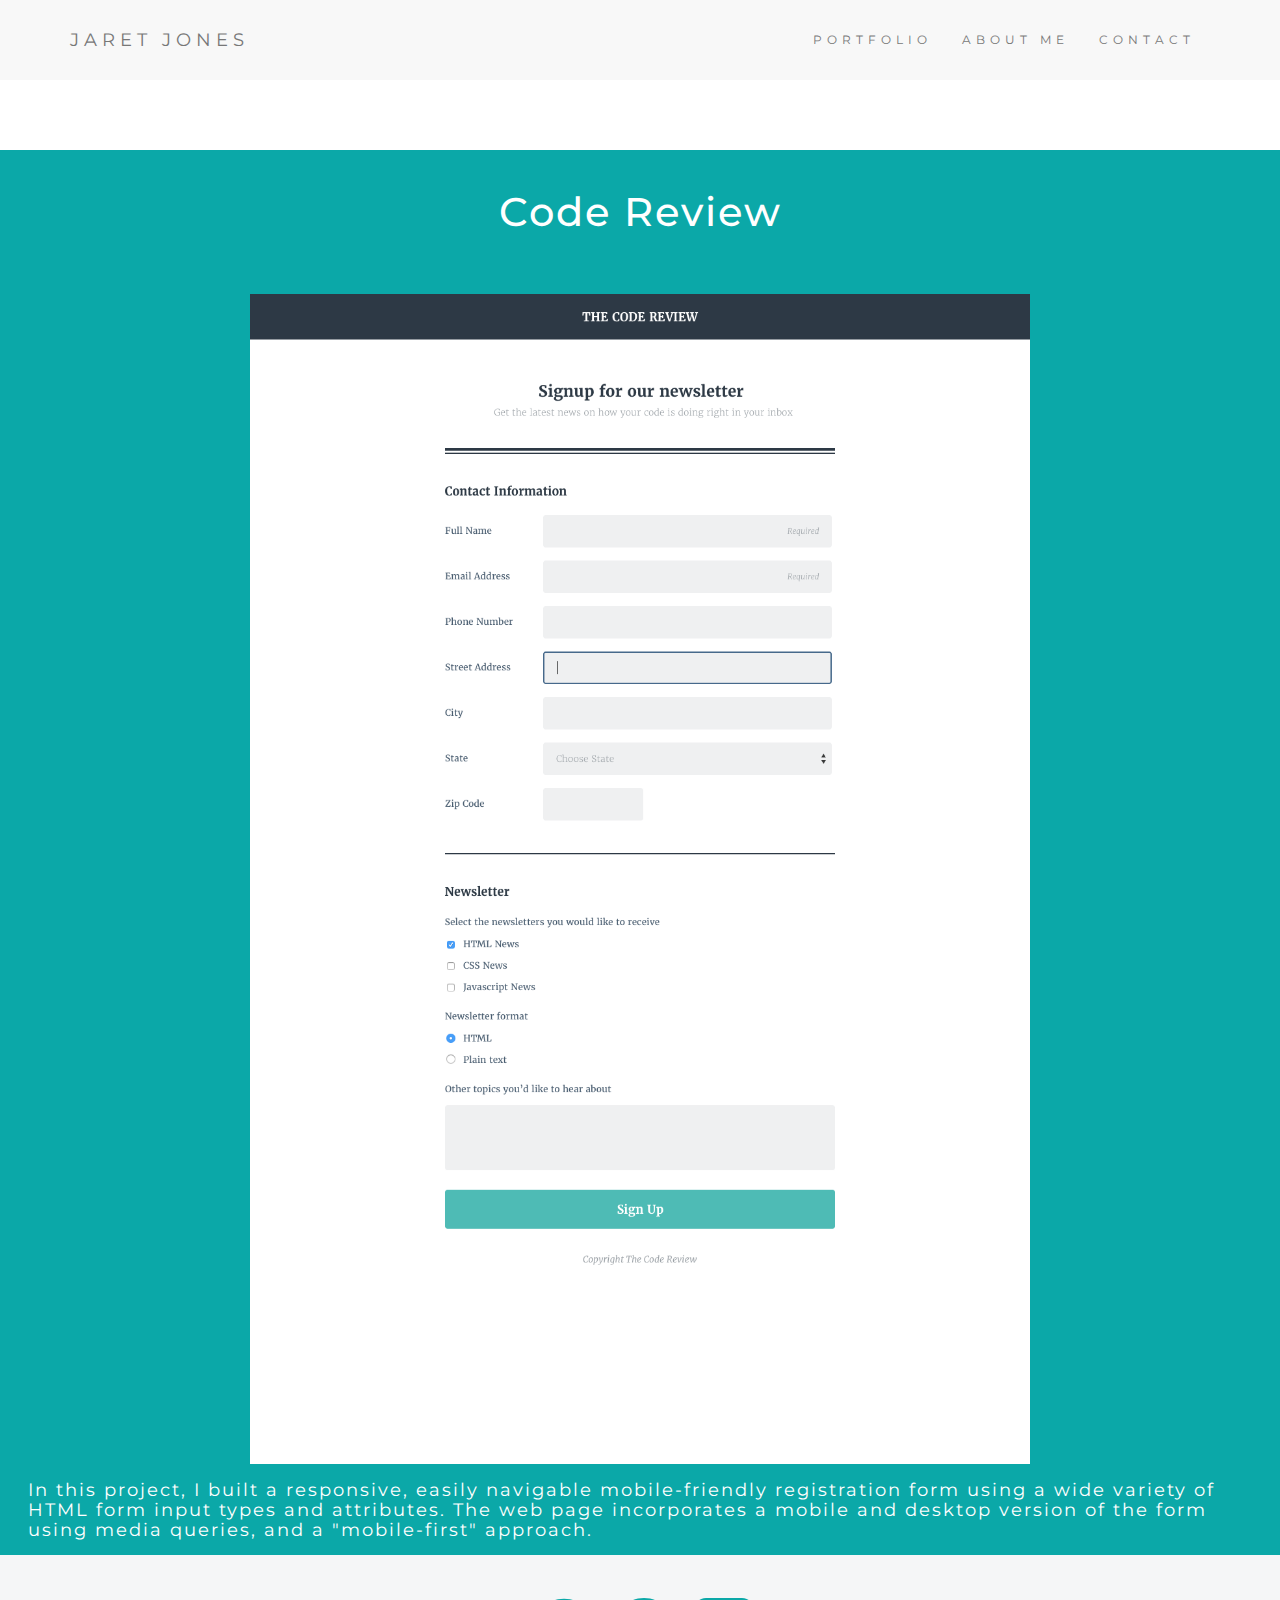
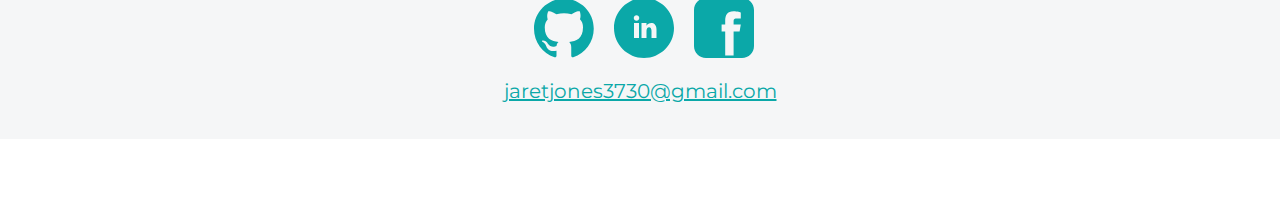
<file: code-review.html>
<!DOCTYPE html>
<html lang="en">
<head>
  <title>Code Review</title>
  <meta charset="utf-8">
  <meta name="viewport" content="width=device-width, initial-scale=1">
  <link rel="stylesheet" href="https://maxcdn.bootstrapcdn.com/bootstrap/3.4.1/css/bootstrap.min.css">
  <link href="https://fonts.googleapis.com/css?family=Montserrat" rel="stylesheet">
  <link rel="stylesheet" href="css/portfolio-links.css">
  <link rel="stylesheet" href="css/normalize.css">
  <script src="https://ajax.googleapis.com/ajax/libs/jquery/3.5.1/jquery.min.js"></script>
  <script src="https://maxcdn.bootstrapcdn.com/bootstrap/3.4.1/js/bootstrap.min.js"></script>
  
</head>

<body>

    <!-- Navbar -->
    <nav class="navbar navbar-default">
      <div class="container">
        <div class="navbar-header">
          <button type="button" class="navbar-toggle" data-toggle="collapse" data-target="#myNavbar">
            <span class="icon-bar"></span>
            <span class="icon-bar"></span>
            <span class="icon-bar"></span>                        
          </button>
          <a class="navbar-brand" href="#">JARET JONES</a>
        </div>
        <div class="collapse navbar-collapse" id="myNavbar">
          <ul class="nav navbar-nav navbar-right">
            <li class="nav-list_item"><a href="index.html#portfolio">PORTFOLIO</a></li>
            <li class="nav-list_item"><a href="index.html#about-me">ABOUT ME</a></li>
            <li class="nav-list_item"><a href="index.html#contact">CONTACT</a></li>
          </ul>
        </div>
      </div>
    </nav>
     
    
    <!-- first Container -->
    <div class="container-fluid bg-2 text-center">
        <section class="portfolio" id="portfolio">
            <h2 class="portfolio__title">Code Review</h2>
            <div class="portfolio__card__container">
                
                    <a href="https://jamdrones.github.io/Tech-Degree-Project-Unit3/" target="_blank"><div class="portfolio__card__image__container pci__one">
                        <img class="w3-content w3-section" id="pci__one" style="max-width:65%" src="img/codereview.png">
                    </a>
            </div>
    
            <div class="portfolio__card__desc">
                 <p>
                  In this project, I built a responsive, easily navigable mobile-friendly registration form using a wide variety of HTML form input types and attributes. The web page incorporates a mobile and desktop version of the form using media queries, and a "mobile-first" approach.

                 </p>
            </div>
    
 <!-- Footer -->
    <footer>
        <ul class="footer__nav">
            <li class="footer__nav__item github">
                <a href="https://github.com/jamdrones/Tech-Degree-Project-Unit3" target="_blank"><svg version="1.1" xmlns="http://www.w3.org/2000/svg" xmlns:xlink="http://www.w3.org/1999/xlink" x="0px" y="0px"
                viewBox="0 0 24 24" style="enable-background:new 0 0 24 24;" xml:space="preserve">
                    <path d="M12,0.3c-6.6,0-12,5.4-12,12c0,5.3,3.4,9.8,8.2,11.4C8.8,23.8,9,23.4,9,23.1c0-0.3,0-1,0-2c-3.3,0.7-4-1.6-4-1.6
                    c-0.5-1.4-1.3-1.8-1.3-1.8C2.5,17,3.7,17,3.7,17c1.2,0.1,1.8,1.2,1.8,1.2c1.1,1.8,2.8,1.3,3.5,1c0.1-0.8,0.4-1.3,0.8-1.6
                    c-2.7-0.3-5.5-1.3-5.5-5.9c0-1.3,0.5-2.4,1.2-3.2C5.4,8.1,5,6.9,5.7,5.3c0,0,1-0.3,3.3,1.2c1-0.3,2-0.4,3-0.4c1,0,2,0.1,3,0.4
                    c2.3-1.6,3.3-1.2,3.3-1.2c0.6,1.7,0.2,2.9,0.1,3.2c0.8,0.8,1.2,1.9,1.2,3.2c0,4.6-2.8,5.6-5.5,5.9c0.4,0.4,0.8,1.1,0.8,2.2
                    c0,1.6,0,2.9,0,3.3c0,0.3,0.2,0.7,0.8,0.6c4.8-1.6,8.2-6.1,8.2-11.4C24,5.7,18.6,0.3,12,0.3"/>
                </svg></a>
            </li>
            <li class="footer__nav__item">
                <a href="https://www.linkedin.com/in/jaret-jones-112867212/" target="_blank"><svg version="1.1"  xmlns="http://www.w3.org/2000/svg" xmlns:xlink="http://www.w3.org/1999/xlink" x="0px" y="0px"
                    viewBox="0 0 24 24" style="enable-background:new 0 0 24 24;" xml:space="preserve">
                    <path d="M12,0C5.4,0,0,5.4,0,12s5.4,12,12,12s12-5.4,12-12S18.6,0,12,0z M10,16H8v-6h2V16z M9,9.1C8.4,9.1,7.9,8.6,7.9,8
                    c0-0.6,0.5-1.1,1.1-1.1s1.1,0.5,1.1,1.1C10.1,8.6,9.6,9.1,9,9.1z M17,16h-2v-2.9c0-1.9-2-1.7-2,0V16h-2v-6h2v1.1
                    c0.9-1.6,4-1.7,4,1.5V16z"/>
                </svg></a>
            </li>
            <li class="footer__nav__item">
                <a href="https://facebook.com" target="_blank"><svg xmlns="http://www.w3.org/2000/svg" xmlns:xlink="http://www.w3.org/1999/xlink" x="0px" y="0px" 
                    width="30" height="35" viewBox="0 0 50 50" style="enable-background:new 0 0 24 24;" class="icon icons8-Facebook-Filled">    
                    <path d="M40,0H10C4.486,0,0,4.486,0,10v30c0,5.514,4.486,10,10,10h30c5.514,0,10-4.486,10-10V10C50,4.486,45.514,0,40,0z M39,
                    17h-3 c-2.145,0-3,0.504-3,2v3h6l-1,6h-5v20h-7V28h-3v-6h3v-3c0-4.677,
                    1.581-8,7-8c2.902,0,6,1,6,1V17z"></path></svg></a>
            </li>
        </ul>
        <div class="footer__logo"><a href="mailto:jaretjones3730@gmail.com">jaretjones3730@gmail.com</a></div>
    </footer>
    
    </body>
</html>
</file>
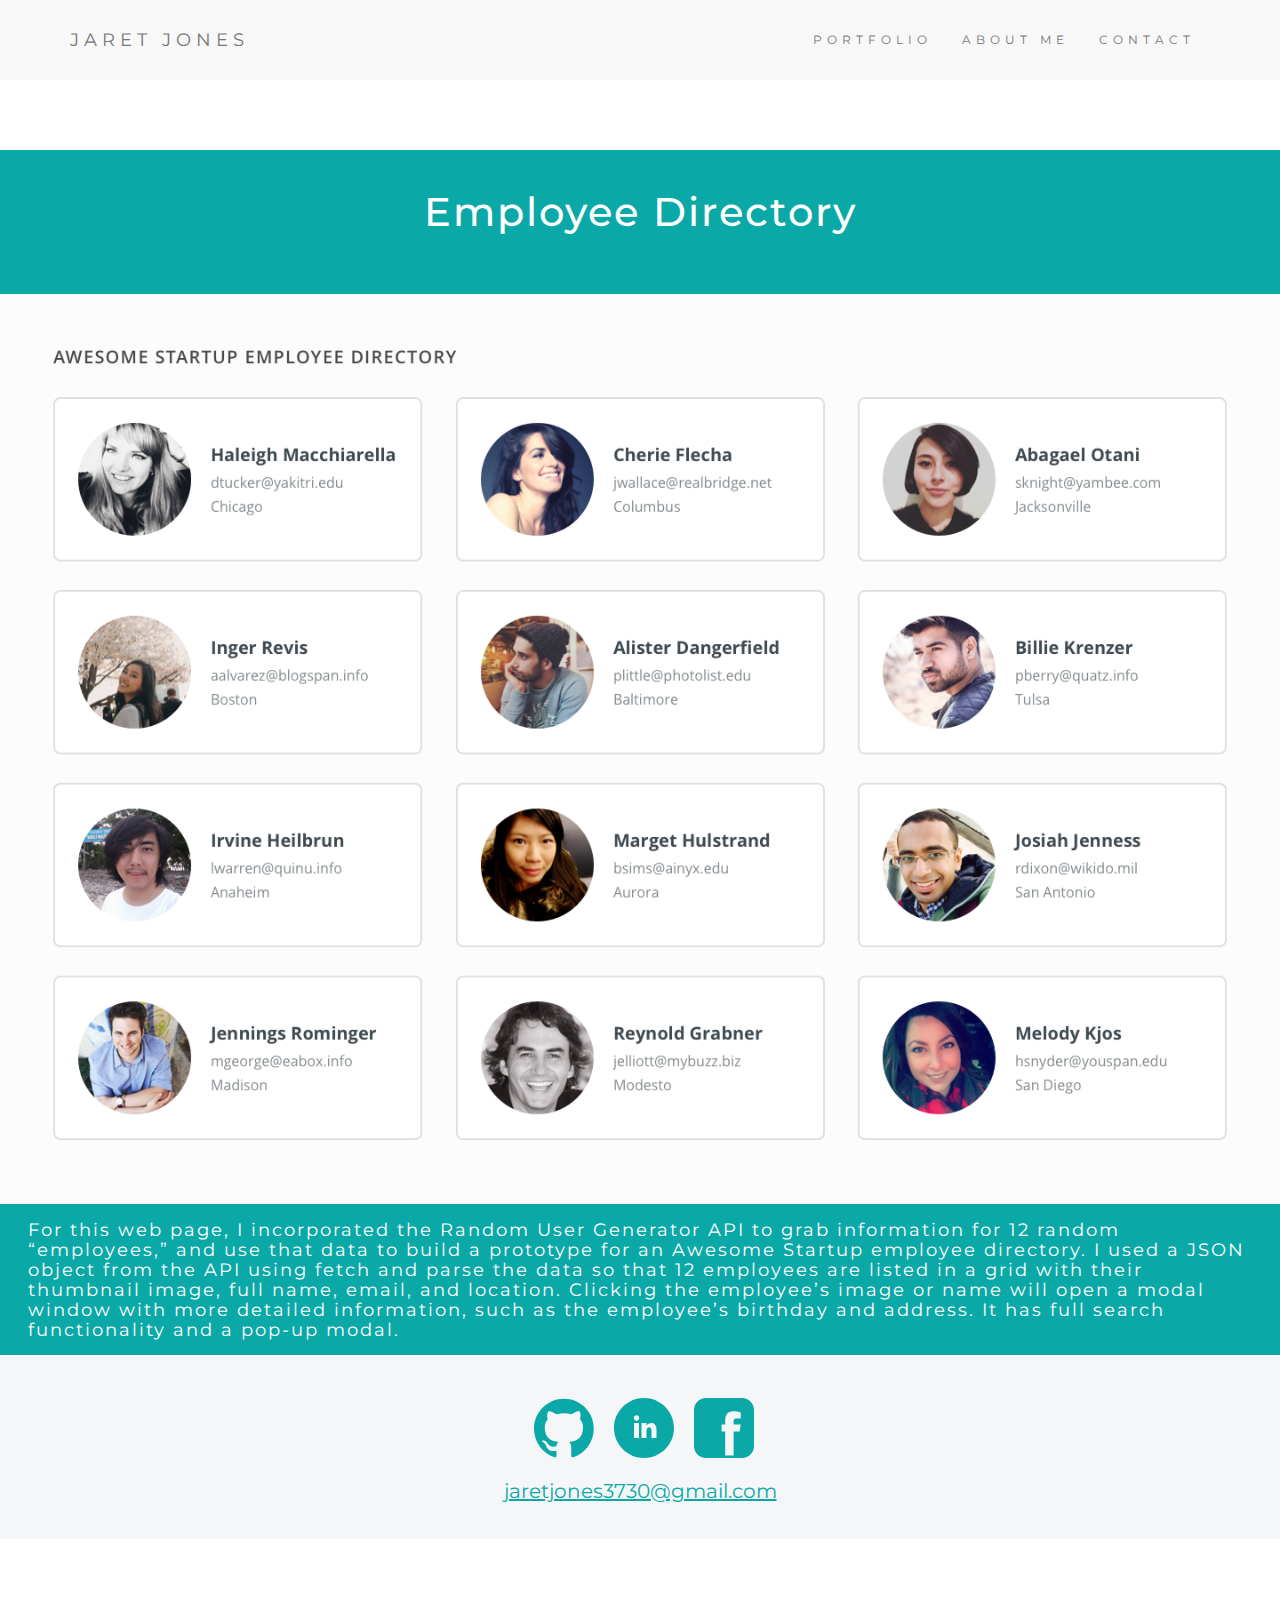
<file: employee-directory.html>
<!DOCTYPE html>
<html lang="en">
<head>
  <title>Employee Directory</title>
  <meta charset="utf-8">
  <meta name="viewport" content="width=device-width, initial-scale=1">
  <link rel="stylesheet" href="https://maxcdn.bootstrapcdn.com/bootstrap/3.4.1/css/bootstrap.min.css">
  <link href="https://fonts.googleapis.com/css?family=Montserrat" rel="stylesheet">
  <link rel="stylesheet" href="css/portfolio-links.css">
  <link rel="stylesheet" href="css/normalize.css">
  <script src="https://ajax.googleapis.com/ajax/libs/jquery/3.5.1/jquery.min.js"></script>
  <script src="https://maxcdn.bootstrapcdn.com/bootstrap/3.4.1/js/bootstrap.min.js"></script>
  
</head>

<body>

    <!-- Navbar -->
    <nav class="navbar navbar-default">
      <div class="container">
        <div class="navbar-header">
          <button type="button" class="navbar-toggle" data-toggle="collapse" data-target="#myNavbar">
            <span class="icon-bar"></span>
            <span class="icon-bar"></span>
            <span class="icon-bar"></span>                        
          </button>
          <a class="navbar-brand" href="#">JARET JONES</a>
        </div>
        <div class="collapse navbar-collapse" id="myNavbar">
          <ul class="nav navbar-nav navbar-right">
            <li class="nav-list_item"><a href="index.html#portfolio">PORTFOLIO</a></li>
            <li class="nav-list_item"><a href="index.html#about-me">ABOUT ME</a></li>
            <li class="nav-list_item"><a href="index.html#contact">CONTACT</a></li>
          </ul>
        </div>
      </div>
    </nav>
     
    
    <!-- first Container -->
    <div class="container-fluid bg-2 text-center">
        <section class="portfolio" id="portfolio">
            <h2 class="portfolio__title">Employee Directory</h2>
            <div class="portfolio__card__container">
                
                    <a href="https://jamdrones.github.io/Tech-Degree-Project-Unit8/" target="_blank"><div class="portfolio__card__image__container pci__one">
                        <img class="w3-content w3-section" id="pci__one" style="max-width:100%" src="img/employdir.png">
                    </a>
            </div>
    
            <div class="portfolio__card__desc">
                 <p>
                   For this web page, I incorporated the Random User Generator API to grab information for 12 random “employees,” and use that data to build a prototype for an Awesome Startup employee directory. I used a JSON object from the API using fetch and parse the data so that 12 employees are listed in a grid with their thumbnail image, full name, email, and location. Clicking the employee’s image or name will open a modal window with more detailed information, such as the employee’s birthday and address. It has full search functionality and a pop-up modal.

                 </p>
                
             </div>
    
 <!-- Footer -->
    <footer>
        <ul class="footer__nav">
            <li class="footer__nav__item github">
                <a href="https://github.com/jamdrones/Tech-Degree-Project-Unit8" target="_blank"><svg version="1.1" xmlns="http://www.w3.org/2000/svg" xmlns:xlink="http://www.w3.org/1999/xlink" x="0px" y="0px"
                viewBox="0 0 24 24" style="enable-background:new 0 0 24 24;" xml:space="preserve">
                    <path d="M12,0.3c-6.6,0-12,5.4-12,12c0,5.3,3.4,9.8,8.2,11.4C8.8,23.8,9,23.4,9,23.1c0-0.3,0-1,0-2c-3.3,0.7-4-1.6-4-1.6
                    c-0.5-1.4-1.3-1.8-1.3-1.8C2.5,17,3.7,17,3.7,17c1.2,0.1,1.8,1.2,1.8,1.2c1.1,1.8,2.8,1.3,3.5,1c0.1-0.8,0.4-1.3,0.8-1.6
                    c-2.7-0.3-5.5-1.3-5.5-5.9c0-1.3,0.5-2.4,1.2-3.2C5.4,8.1,5,6.9,5.7,5.3c0,0,1-0.3,3.3,1.2c1-0.3,2-0.4,3-0.4c1,0,2,0.1,3,0.4
                    c2.3-1.6,3.3-1.2,3.3-1.2c0.6,1.7,0.2,2.9,0.1,3.2c0.8,0.8,1.2,1.9,1.2,3.2c0,4.6-2.8,5.6-5.5,5.9c0.4,0.4,0.8,1.1,0.8,2.2
                    c0,1.6,0,2.9,0,3.3c0,0.3,0.2,0.7,0.8,0.6c4.8-1.6,8.2-6.1,8.2-11.4C24,5.7,18.6,0.3,12,0.3"/>
                </svg></a>
            </li>
            <li class="footer__nav__item">
                <a href="https://www.linkedin.com/in/jaret-jones-112867212/" target="_blank"><svg version="1.1"  xmlns="http://www.w3.org/2000/svg" xmlns:xlink="http://www.w3.org/1999/xlink" x="0px" y="0px"
                    viewBox="0 0 24 24" style="enable-background:new 0 0 24 24;" xml:space="preserve">
                    <path d="M12,0C5.4,0,0,5.4,0,12s5.4,12,12,12s12-5.4,12-12S18.6,0,12,0z M10,16H8v-6h2V16z M9,9.1C8.4,9.1,7.9,8.6,7.9,8
                    c0-0.6,0.5-1.1,1.1-1.1s1.1,0.5,1.1,1.1C10.1,8.6,9.6,9.1,9,9.1z M17,16h-2v-2.9c0-1.9-2-1.7-2,0V16h-2v-6h2v1.1
                    c0.9-1.6,4-1.7,4,1.5V16z"/>
                </svg></a>
            </li>
            <li class="footer__nav__item">
                <a href="https://facebook.com" target="_blank"><svg xmlns="http://www.w3.org/2000/svg" xmlns:xlink="http://www.w3.org/1999/xlink" x="0px" y="0px" 
                    width="30" height="35" viewBox="0 0 50 50" style="enable-background:new 0 0 24 24;" class="icon icons8-Facebook-Filled">    
                    <path d="M40,0H10C4.486,0,0,4.486,0,10v30c0,5.514,4.486,10,10,10h30c5.514,0,10-4.486,10-10V10C50,4.486,45.514,0,40,0z M39,
                    17h-3 c-2.145,0-3,0.504-3,2v3h6l-1,6h-5v20h-7V28h-3v-6h3v-3c0-4.677,
                    1.581-8,7-8c2.902,0,6,1,6,1V17z"></path></svg></a>
            </li>
        </ul>
        <div class="footer__logo"><a href="mailto:jaretjones3730@gmail.com">jaretjones3730@gmail.com</a></div>
    </footer>
    
    </body>
</html>
</file>
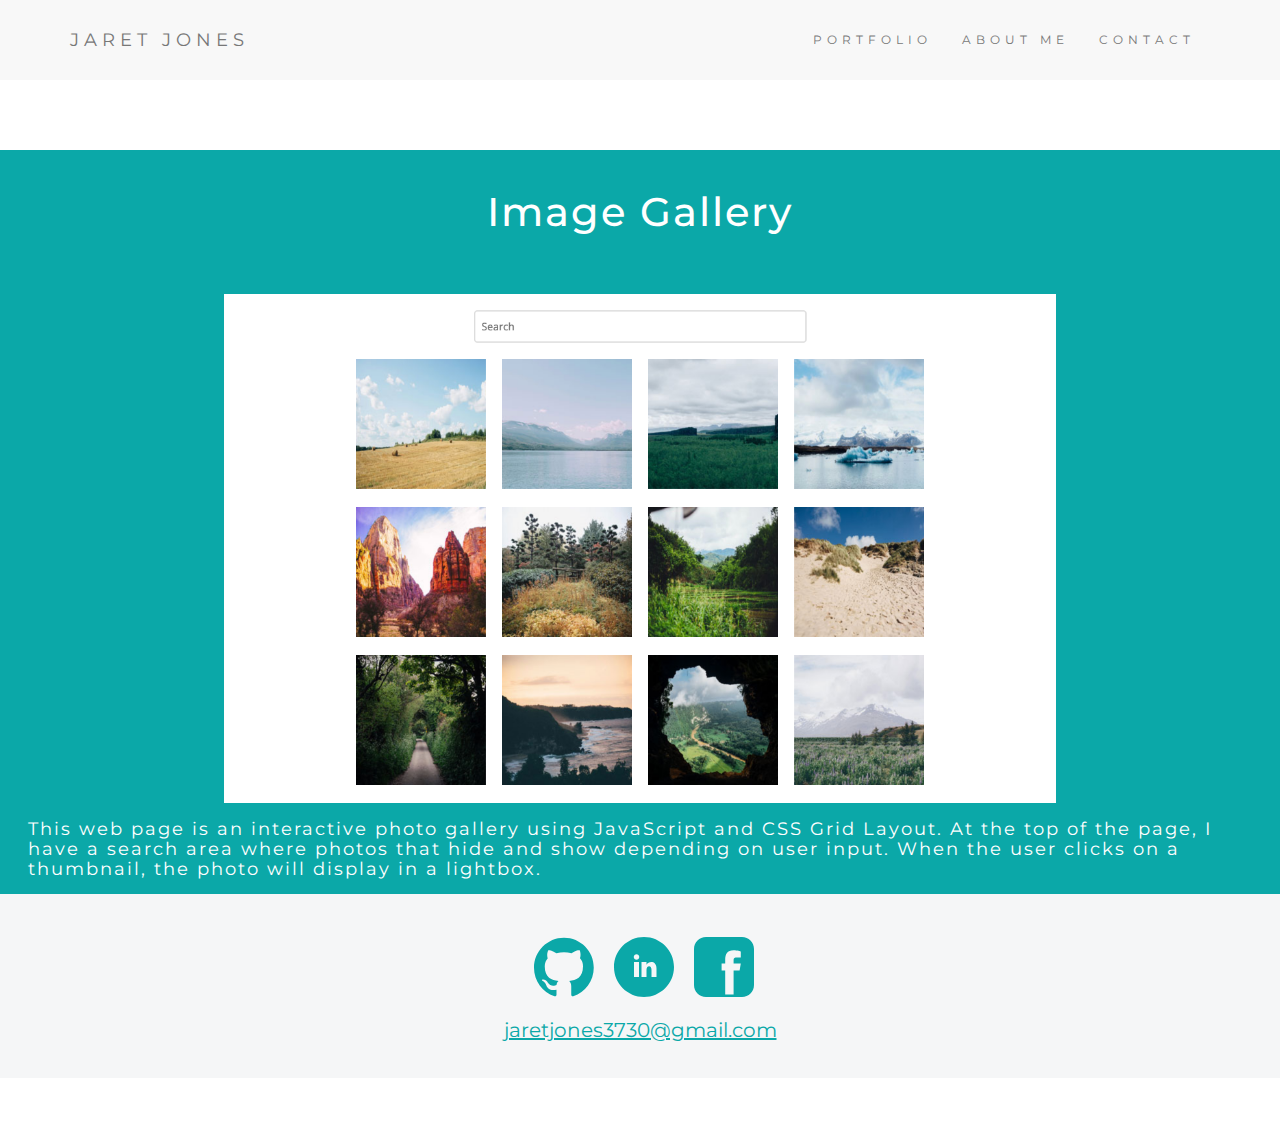
<file: image-gallery.html>
<!DOCTYPE html>
<html lang="en">
<head>
  <title>Image Gallery</title>
  <meta charset="utf-8">
  <meta name="viewport" content="width=device-width, initial-scale=1">
  <link rel="stylesheet" href="https://maxcdn.bootstrapcdn.com/bootstrap/3.4.1/css/bootstrap.min.css">
  <link href="https://fonts.googleapis.com/css?family=Montserrat" rel="stylesheet">
  <link rel="stylesheet" href="css/portfolio-links.css">
  <link rel="stylesheet" href="css/normalize.css">
  <script src="https://ajax.googleapis.com/ajax/libs/jquery/3.5.1/jquery.min.js"></script>
  <script src="https://maxcdn.bootstrapcdn.com/bootstrap/3.4.1/js/bootstrap.min.js"></script>
  
</head>

<body>

    <!-- Navbar -->
    <nav class="navbar navbar-default">
      <div class="container">
        <div class="navbar-header">
          <button type="button" class="navbar-toggle" data-toggle="collapse" data-target="#myNavbar">
            <span class="icon-bar"></span>
            <span class="icon-bar"></span>
            <span class="icon-bar"></span>                        
          </button>
          <a class="navbar-brand" href="#">JARET JONES</a>
        </div>
        <div class="collapse navbar-collapse" id="myNavbar">
          <ul class="nav navbar-nav navbar-right">
            <li class="nav-list_item"><a href="index.html#portfolio">PORTFOLIO</a></li>
            <li class="nav-list_item"><a href="index.html#about-me">ABOUT ME</a></li>
            <li class="nav-list_item"><a href="index.html#contact">CONTACT</a></li>
          </ul>
        </div>
      </div>
    </nav>
     
    
    <!-- first Container -->
    <div class="container-fluid bg-2 text-center">
        <section class="portfolio" id="portfolio">
            <h2 class="portfolio__title">Image Gallery</h2>
            <div class="portfolio__card__container">
                
                    <a href="https://jamdrones.github.io/Tech-Degree-Project-Unit5/" target="_blank"><div class="portfolio__card__image__container pci__one">
                        <img class="w3-content w3-section" id="pci__one" style="max-width:65%" src="img/gallery.png">
                    </a>
            </div>
    
            <div class="portfolio__card__desc">
                 <p>
                  This web page is an interactive photo gallery using JavaScript and CSS Grid Layout. At the top of the page, I have a search area where photos that hide and show depending on user input. When the user clicks on a thumbnail, the photo will display in a lightbox.

                 </p>
            </div>
    
 <!-- Footer -->
    <footer>
        <ul class="footer__nav">
            <li class="footer__nav__item github">
                <a href="https://github.com/jamdrones/Tech-Degree-Project-Unit5" target="_blank"><svg version="1.1" xmlns="http://www.w3.org/2000/svg" xmlns:xlink="http://www.w3.org/1999/xlink" x="0px" y="0px"
                viewBox="0 0 24 24" style="enable-background:new 0 0 24 24;" xml:space="preserve">
                    <path d="M12,0.3c-6.6,0-12,5.4-12,12c0,5.3,3.4,9.8,8.2,11.4C8.8,23.8,9,23.4,9,23.1c0-0.3,0-1,0-2c-3.3,0.7-4-1.6-4-1.6
                    c-0.5-1.4-1.3-1.8-1.3-1.8C2.5,17,3.7,17,3.7,17c1.2,0.1,1.8,1.2,1.8,1.2c1.1,1.8,2.8,1.3,3.5,1c0.1-0.8,0.4-1.3,0.8-1.6
                    c-2.7-0.3-5.5-1.3-5.5-5.9c0-1.3,0.5-2.4,1.2-3.2C5.4,8.1,5,6.9,5.7,5.3c0,0,1-0.3,3.3,1.2c1-0.3,2-0.4,3-0.4c1,0,2,0.1,3,0.4
                    c2.3-1.6,3.3-1.2,3.3-1.2c0.6,1.7,0.2,2.9,0.1,3.2c0.8,0.8,1.2,1.9,1.2,3.2c0,4.6-2.8,5.6-5.5,5.9c0.4,0.4,0.8,1.1,0.8,2.2
                    c0,1.6,0,2.9,0,3.3c0,0.3,0.2,0.7,0.8,0.6c4.8-1.6,8.2-6.1,8.2-11.4C24,5.7,18.6,0.3,12,0.3"/>
                </svg></a>
            </li>
            <li class="footer__nav__item">
                <a href="https://www.linkedin.com/in/jaret-jones-112867212/" target="_blank"><svg version="1.1"  xmlns="http://www.w3.org/2000/svg" xmlns:xlink="http://www.w3.org/1999/xlink" x="0px" y="0px"
                    viewBox="0 0 24 24" style="enable-background:new 0 0 24 24;" xml:space="preserve">
                    <path d="M12,0C5.4,0,0,5.4,0,12s5.4,12,12,12s12-5.4,12-12S18.6,0,12,0z M10,16H8v-6h2V16z M9,9.1C8.4,9.1,7.9,8.6,7.9,8
                    c0-0.6,0.5-1.1,1.1-1.1s1.1,0.5,1.1,1.1C10.1,8.6,9.6,9.1,9,9.1z M17,16h-2v-2.9c0-1.9-2-1.7-2,0V16h-2v-6h2v1.1
                    c0.9-1.6,4-1.7,4,1.5V16z"/>
                </svg></a>
            </li>
            <li class="footer__nav__item">
                <a href="https://facebook.com" target="_blank"><svg xmlns="http://www.w3.org/2000/svg" xmlns:xlink="http://www.w3.org/1999/xlink" x="0px" y="0px" 
                    width="30" height="35" viewBox="0 0 50 50" style="enable-background:new 0 0 24 24;" class="icon icons8-Facebook-Filled">    
                    <path d="M40,0H10C4.486,0,0,4.486,0,10v30c0,5.514,4.486,10,10,10h30c5.514,0,10-4.486,10-10V10C50,4.486,45.514,0,40,0z M39,
                    17h-3 c-2.145,0-3,0.504-3,2v3h6l-1,6h-5v20h-7V28h-3v-6h3v-3c0-4.677,
                    1.581-8,7-8c2.902,0,6,1,6,1V17z"></path></svg></a>
            </li>
        </ul>
        <div class="footer__logo"><a href="mailto:jaretjones3730@gmail.com">jaretjones3730@gmail.com</a></div>
    </footer>
    
    </body>
</html>
</file>
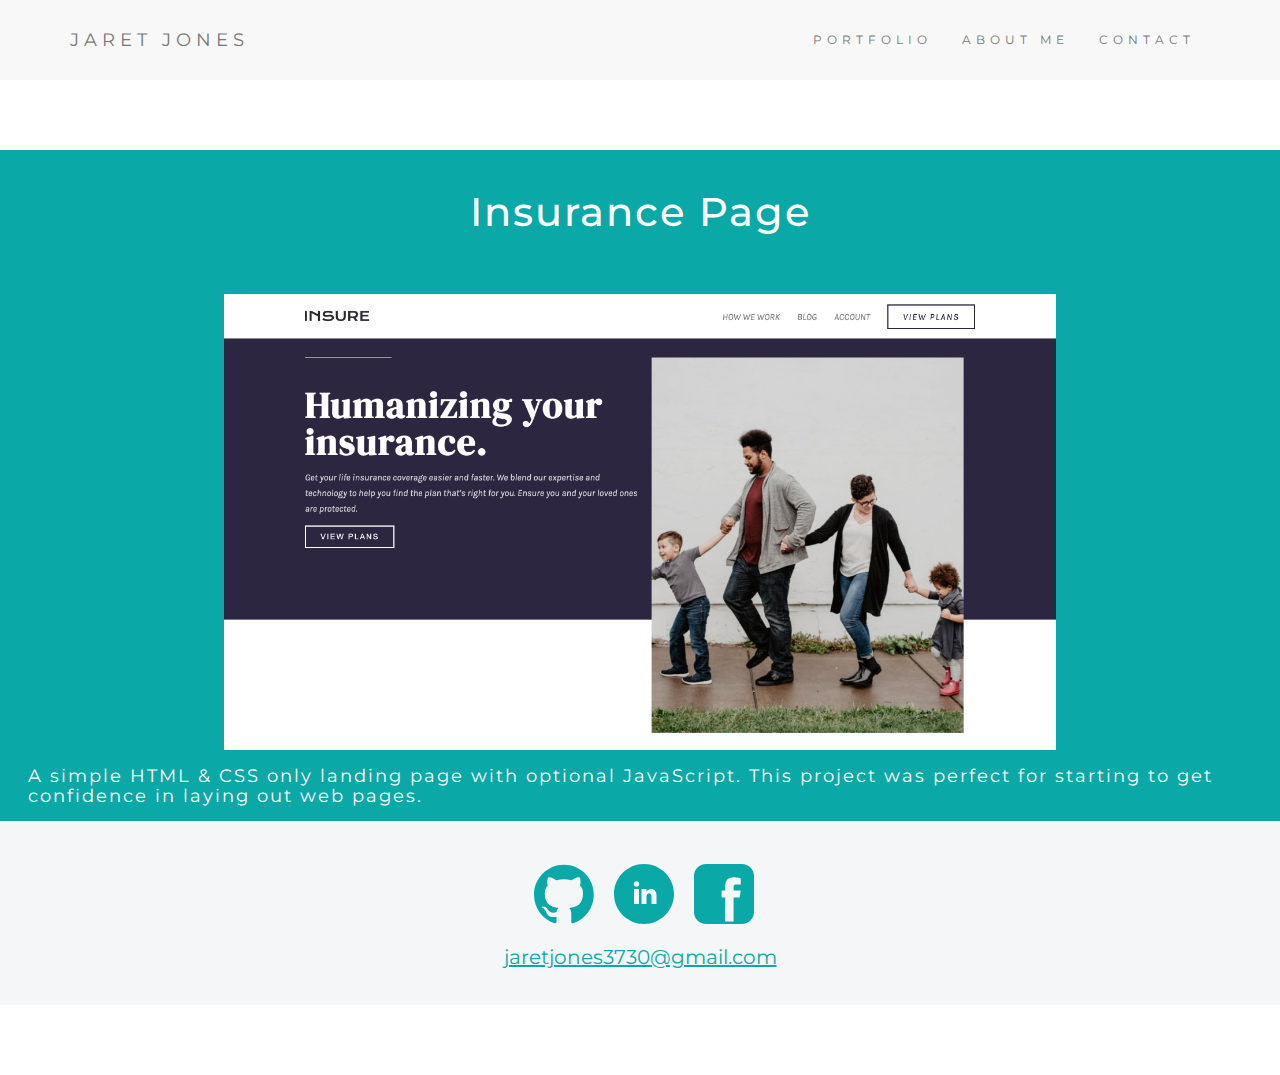
<file: insurance.html>
<!DOCTYPE html>
<html lang="en">
<head>
  <title>Insure Landing Page</title>
  <meta charset="utf-8">
  <meta name="viewport" content="width=device-width, initial-scale=1">
  <link rel="stylesheet" href="https://maxcdn.bootstrapcdn.com/bootstrap/3.4.1/css/bootstrap.min.css">
  <link href="https://fonts.googleapis.com/css?family=Montserrat" rel="stylesheet">
  <link rel="stylesheet" href="css/portfolio-links.css">
  <link rel="stylesheet" href="css/normalize.css">
  <script src="https://ajax.googleapis.com/ajax/libs/jquery/3.5.1/jquery.min.js"></script>
  <script src="https://maxcdn.bootstrapcdn.com/bootstrap/3.4.1/js/bootstrap.min.js"></script>
  
</head>

<body>

    <!-- Navbar -->
    <nav class="navbar navbar-default">
      <div class="container">
        <div class="navbar-header">
          <button type="button" class="navbar-toggle" data-toggle="collapse" data-target="#myNavbar">
            <span class="icon-bar"></span>
            <span class="icon-bar"></span>
            <span class="icon-bar"></span>                        
          </button>
          <a class="navbar-brand" href="#">JARET JONES</a>
        </div>
        <div class="collapse navbar-collapse" id="myNavbar">
          <ul class="nav navbar-nav navbar-right">
            <li class="nav-list_item"><a href="index.html#portfolio">PORTFOLIO</a></li>
            <li class="nav-list_item"><a href="index.html#about-me">ABOUT ME</a></li>
            <li class="nav-list_item"><a href="index.html#contact">CONTACT</a></li>
          </ul>
        </div>
      </div>
    </nav>
     
    
    <!-- first Container -->
    <div class="container-fluid bg-2 text-center">
        <section class="portfolio" id="portfolio">
            <h2 class="portfolio__title">Insurance Page</h2>
            <div class="portfolio__card__container">
                
                    <a href="https://jamdrones.github.io/Insure-Landing-Page/" target="_blank"><div class="portfolio__card__image__container pci__one">
                        <img class="w3-content w3-section" id="pci__one" style="max-width:65%" src="img/insure.png">
                    </a>
            </div>
    
            <div class="portfolio__card__desc">
                 <p>
                  A simple HTML & CSS only landing page with optional JavaScript. This project was perfect for starting to get confidence in laying out web pages.

                 </p>
            </div>
    
 <!-- Footer -->
    <footer>
        <ul class="footer__nav">
            <li class="footer__nav__item github">
                <a href="https://github.com/jamdrones/Insure-Landing-Page" target="_blank"><svg version="1.1" xmlns="http://www.w3.org/2000/svg" xmlns:xlink="http://www.w3.org/1999/xlink" x="0px" y="0px"
                viewBox="0 0 24 24" style="enable-background:new 0 0 24 24;" xml:space="preserve">
                    <path d="M12,0.3c-6.6,0-12,5.4-12,12c0,5.3,3.4,9.8,8.2,11.4C8.8,23.8,9,23.4,9,23.1c0-0.3,0-1,0-2c-3.3,0.7-4-1.6-4-1.6
                    c-0.5-1.4-1.3-1.8-1.3-1.8C2.5,17,3.7,17,3.7,17c1.2,0.1,1.8,1.2,1.8,1.2c1.1,1.8,2.8,1.3,3.5,1c0.1-0.8,0.4-1.3,0.8-1.6
                    c-2.7-0.3-5.5-1.3-5.5-5.9c0-1.3,0.5-2.4,1.2-3.2C5.4,8.1,5,6.9,5.7,5.3c0,0,1-0.3,3.3,1.2c1-0.3,2-0.4,3-0.4c1,0,2,0.1,3,0.4
                    c2.3-1.6,3.3-1.2,3.3-1.2c0.6,1.7,0.2,2.9,0.1,3.2c0.8,0.8,1.2,1.9,1.2,3.2c0,4.6-2.8,5.6-5.5,5.9c0.4,0.4,0.8,1.1,0.8,2.2
                    c0,1.6,0,2.9,0,3.3c0,0.3,0.2,0.7,0.8,0.6c4.8-1.6,8.2-6.1,8.2-11.4C24,5.7,18.6,0.3,12,0.3"/>
                </svg></a>
            </li>
            <li class="footer__nav__item">
                <a href="https://www.linkedin.com/in/jaret-jones-112867212/" target="_blank"><svg version="1.1"  xmlns="http://www.w3.org/2000/svg" xmlns:xlink="http://www.w3.org/1999/xlink" x="0px" y="0px"
                    viewBox="0 0 24 24" style="enable-background:new 0 0 24 24;" xml:space="preserve">
                    <path d="M12,0C5.4,0,0,5.4,0,12s5.4,12,12,12s12-5.4,12-12S18.6,0,12,0z M10,16H8v-6h2V16z M9,9.1C8.4,9.1,7.9,8.6,7.9,8
                    c0-0.6,0.5-1.1,1.1-1.1s1.1,0.5,1.1,1.1C10.1,8.6,9.6,9.1,9,9.1z M17,16h-2v-2.9c0-1.9-2-1.7-2,0V16h-2v-6h2v1.1
                    c0.9-1.6,4-1.7,4,1.5V16z"/>
                </svg></a>
            </li>
            <li class="footer__nav__item">
                <a href="https://facebook.com" target="_blank"><svg xmlns="http://www.w3.org/2000/svg" xmlns:xlink="http://www.w3.org/1999/xlink" x="0px" y="0px" 
                    width="30" height="35" viewBox="0 0 50 50" style="enable-background:new 0 0 24 24;" class="icon icons8-Facebook-Filled">    
                    <path d="M40,0H10C4.486,0,0,4.486,0,10v30c0,5.514,4.486,10,10,10h30c5.514,0,10-4.486,10-10V10C50,4.486,45.514,0,40,0z M39,
                    17h-3 c-2.145,0-3,0.504-3,2v3h6l-1,6h-5v20h-7V28h-3v-6h3v-3c0-4.677,
                    1.581-8,7-8c2.902,0,6,1,6,1V17z"></path></svg></a>
            </li>
        </ul>
        <div class="footer__logo"><a href="mailto:jaretjones3730@gmail.com">jaretjones3730@gmail.com</a></div>
    </footer>
    
    </body>
</html>
</file>
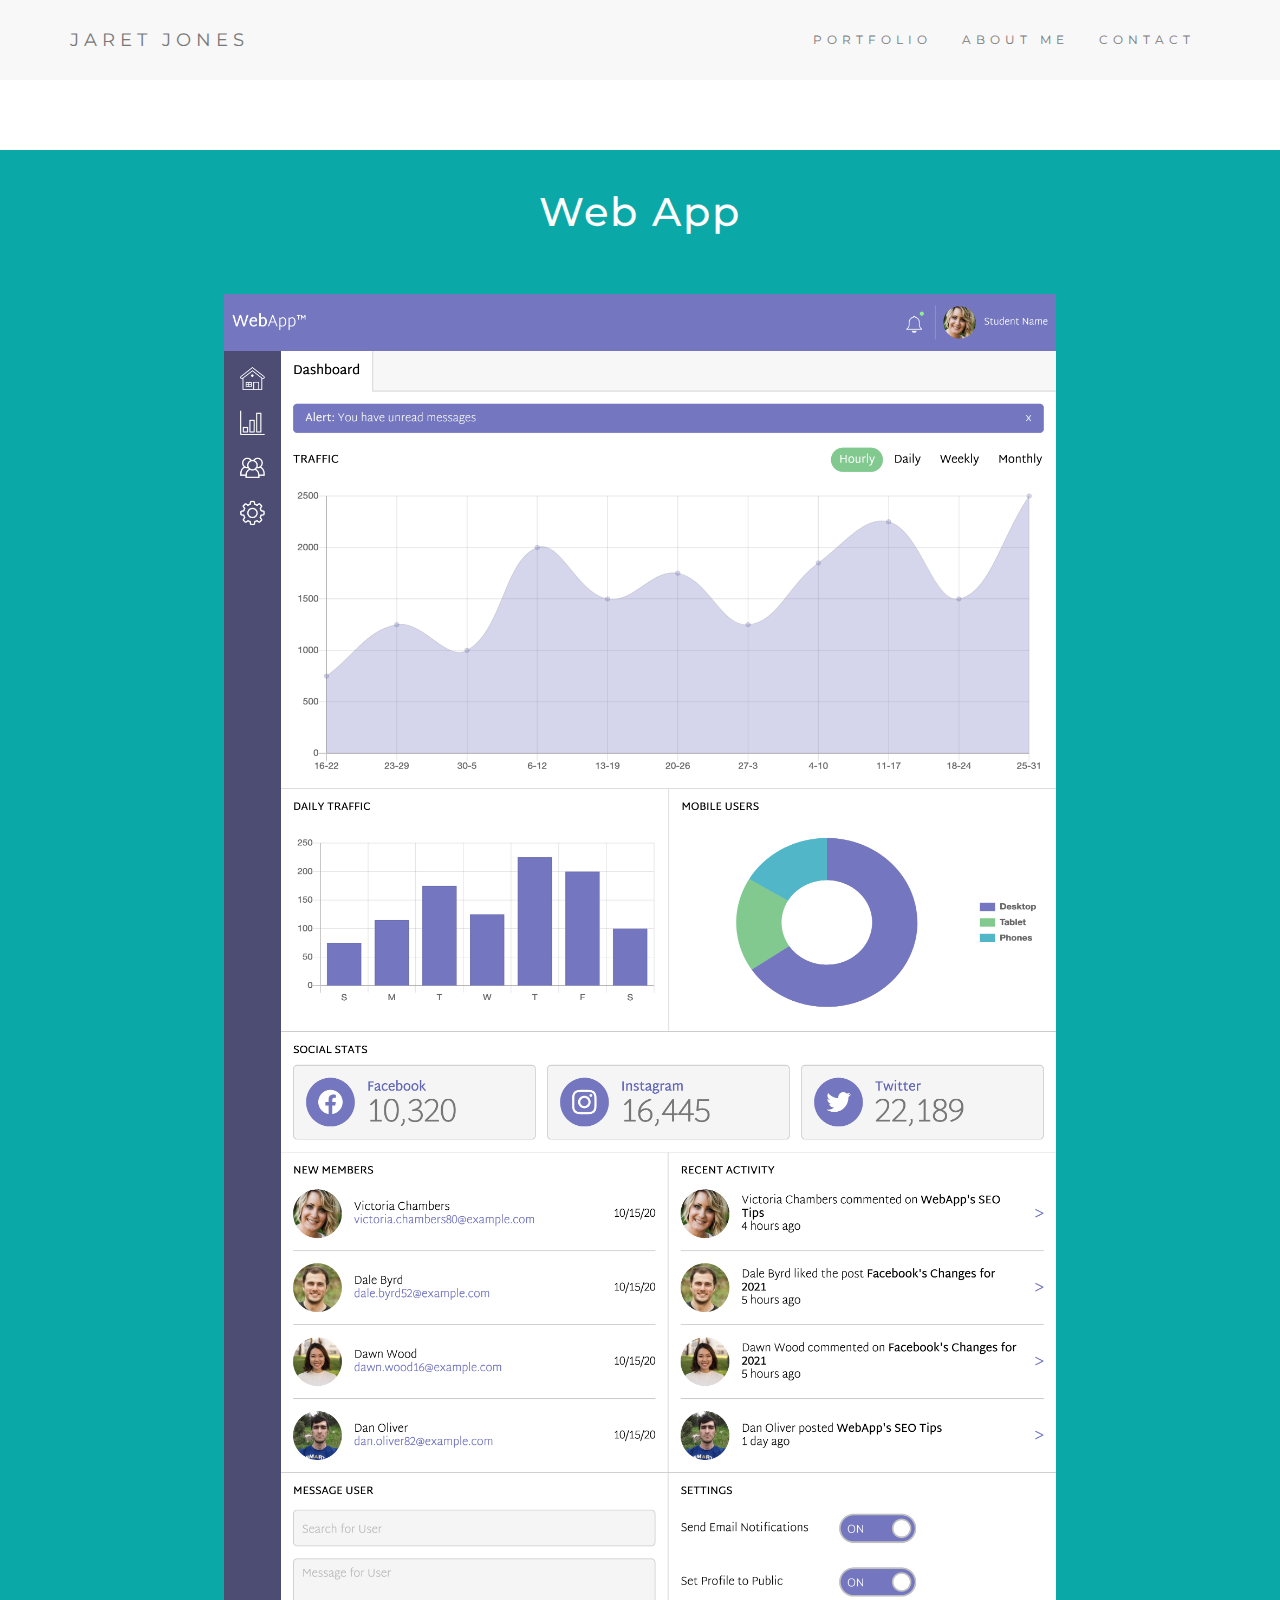
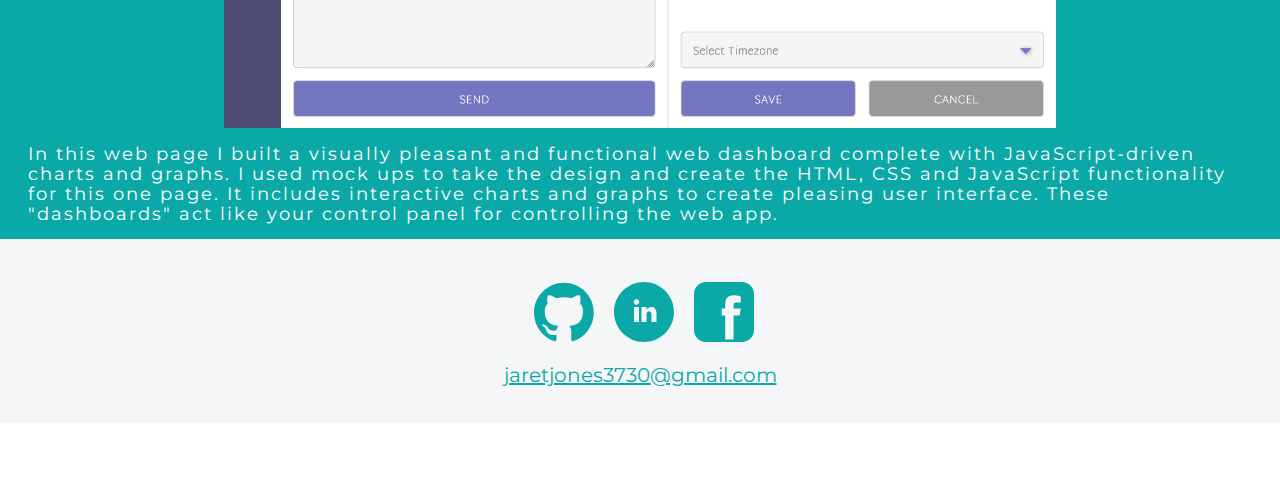
<file: webapp.html>
<!DOCTYPE html>
<html lang="en">
<head>
  <title>Employee Directory</title>
  <meta charset="utf-8">
  <meta name="viewport" content="width=device-width, initial-scale=1">
  <link rel="stylesheet" href="https://maxcdn.bootstrapcdn.com/bootstrap/3.4.1/css/bootstrap.min.css">
  <link href="https://fonts.googleapis.com/css?family=Montserrat" rel="stylesheet">
  <link rel="stylesheet" href="css/portfolio-links.css">
  <link rel="stylesheet" href="css/normalize.css">
  <script src="https://ajax.googleapis.com/ajax/libs/jquery/3.5.1/jquery.min.js"></script>
  <script src="https://maxcdn.bootstrapcdn.com/bootstrap/3.4.1/js/bootstrap.min.js"></script>
  
</head>

<body>

    <!-- Navbar -->
    <nav class="navbar navbar-default">
      <div class="container">
        <div class="navbar-header">
          <button type="button" class="navbar-toggle" data-toggle="collapse" data-target="#myNavbar">
            <span class="icon-bar"></span>
            <span class="icon-bar"></span>
            <span class="icon-bar"></span>                        
          </button>
          <a class="navbar-brand" href="#">JARET JONES</a>
        </div>
        <div class="collapse navbar-collapse" id="myNavbar">
          <ul class="nav navbar-nav navbar-right">
            <li class="nav-list_item"><a href="index.html#portfolio">PORTFOLIO</a></li>
            <li class="nav-list_item"><a href="index.html#about-me">ABOUT ME</a></li>
            <li class="nav-list_item"><a href="index.html#contact">CONTACT</a></li>
          </ul>
        </div>
      </div>
    </nav>
     
    
    <!-- first Container -->
    <div class="container-fluid bg-2 text-center">
        <section class="portfolio" id="portfolio">
            <h2 class="portfolio__title">Web App</h2>
            <div class="portfolio__card__container">
                
                    <a href="https://jamdrones.github.io/Tech-Degree-Project-Unit7/" target="_blank"><div class="portfolio__card__image__container pci__one">
                        <img class="w3-content w3-section" id="pci__one" style="max-width:65%" src="img/webapp.png">
                    </a>
            </div>
    
            <div class="portfolio__card__desc">
                 <p>
                  In this web page I built a visually pleasant and functional web dashboard complete with JavaScript-driven charts and graphs. I used mock ups to take the design and create the HTML, CSS and JavaScript functionality for this one page. It includes interactive charts and graphs to create pleasing user interface. These "dashboards" act like your control panel for controlling the web app.

                 </p>
            </div>
    
 <!-- Footer -->
    <footer>
        <ul class="footer__nav">
            <li class="footer__nav__item github">
                <a href="https://github.com/jamdrones/Tech-Degree-Project-Unit7" target="_blank"><svg version="1.1" xmlns="http://www.w3.org/2000/svg" xmlns:xlink="http://www.w3.org/1999/xlink" x="0px" y="0px"
                viewBox="0 0 24 24" style="enable-background:new 0 0 24 24;" xml:space="preserve">
                    <path d="M12,0.3c-6.6,0-12,5.4-12,12c0,5.3,3.4,9.8,8.2,11.4C8.8,23.8,9,23.4,9,23.1c0-0.3,0-1,0-2c-3.3,0.7-4-1.6-4-1.6
                    c-0.5-1.4-1.3-1.8-1.3-1.8C2.5,17,3.7,17,3.7,17c1.2,0.1,1.8,1.2,1.8,1.2c1.1,1.8,2.8,1.3,3.5,1c0.1-0.8,0.4-1.3,0.8-1.6
                    c-2.7-0.3-5.5-1.3-5.5-5.9c0-1.3,0.5-2.4,1.2-3.2C5.4,8.1,5,6.9,5.7,5.3c0,0,1-0.3,3.3,1.2c1-0.3,2-0.4,3-0.4c1,0,2,0.1,3,0.4
                    c2.3-1.6,3.3-1.2,3.3-1.2c0.6,1.7,0.2,2.9,0.1,3.2c0.8,0.8,1.2,1.9,1.2,3.2c0,4.6-2.8,5.6-5.5,5.9c0.4,0.4,0.8,1.1,0.8,2.2
                    c0,1.6,0,2.9,0,3.3c0,0.3,0.2,0.7,0.8,0.6c4.8-1.6,8.2-6.1,8.2-11.4C24,5.7,18.6,0.3,12,0.3"/>
                </svg></a>
            </li>
            <li class="footer__nav__item">
                <a href="https://www.linkedin.com/in/jaret-jones-112867212/" target="_blank"><svg version="1.1"  xmlns="http://www.w3.org/2000/svg" xmlns:xlink="http://www.w3.org/1999/xlink" x="0px" y="0px"
                    viewBox="0 0 24 24" style="enable-background:new 0 0 24 24;" xml:space="preserve">
                    <path d="M12,0C5.4,0,0,5.4,0,12s5.4,12,12,12s12-5.4,12-12S18.6,0,12,0z M10,16H8v-6h2V16z M9,9.1C8.4,9.1,7.9,8.6,7.9,8
                    c0-0.6,0.5-1.1,1.1-1.1s1.1,0.5,1.1,1.1C10.1,8.6,9.6,9.1,9,9.1z M17,16h-2v-2.9c0-1.9-2-1.7-2,0V16h-2v-6h2v1.1
                    c0.9-1.6,4-1.7,4,1.5V16z"/>
                </svg></a>
            </li>
            <li class="footer__nav__item">
                <a href="https://facebook.com" target="_blank"><svg xmlns="http://www.w3.org/2000/svg" xmlns:xlink="http://www.w3.org/1999/xlink" x="0px" y="0px" 
                    width="30" height="35" viewBox="0 0 50 50" style="enable-background:new 0 0 24 24;" class="icon icons8-Facebook-Filled">    
                    <path d="M40,0H10C4.486,0,0,4.486,0,10v30c0,5.514,4.486,10,10,10h30c5.514,0,10-4.486,10-10V10C50,4.486,45.514,0,40,0z M39,
                    17h-3 c-2.145,0-3,0.504-3,2v3h6l-1,6h-5v20h-7V28h-3v-6h3v-3c0-4.677,
                    1.581-8,7-8c2.902,0,6,1,6,1V17z"></path></svg></a>
            </li>
        </ul>
        <div class="footer__logo"><a href="mailto:jaretjones3730@gmail.com">jaretjones3730@gmail.com</a></div>
    </footer>
    
    </body>
</html>
</file>
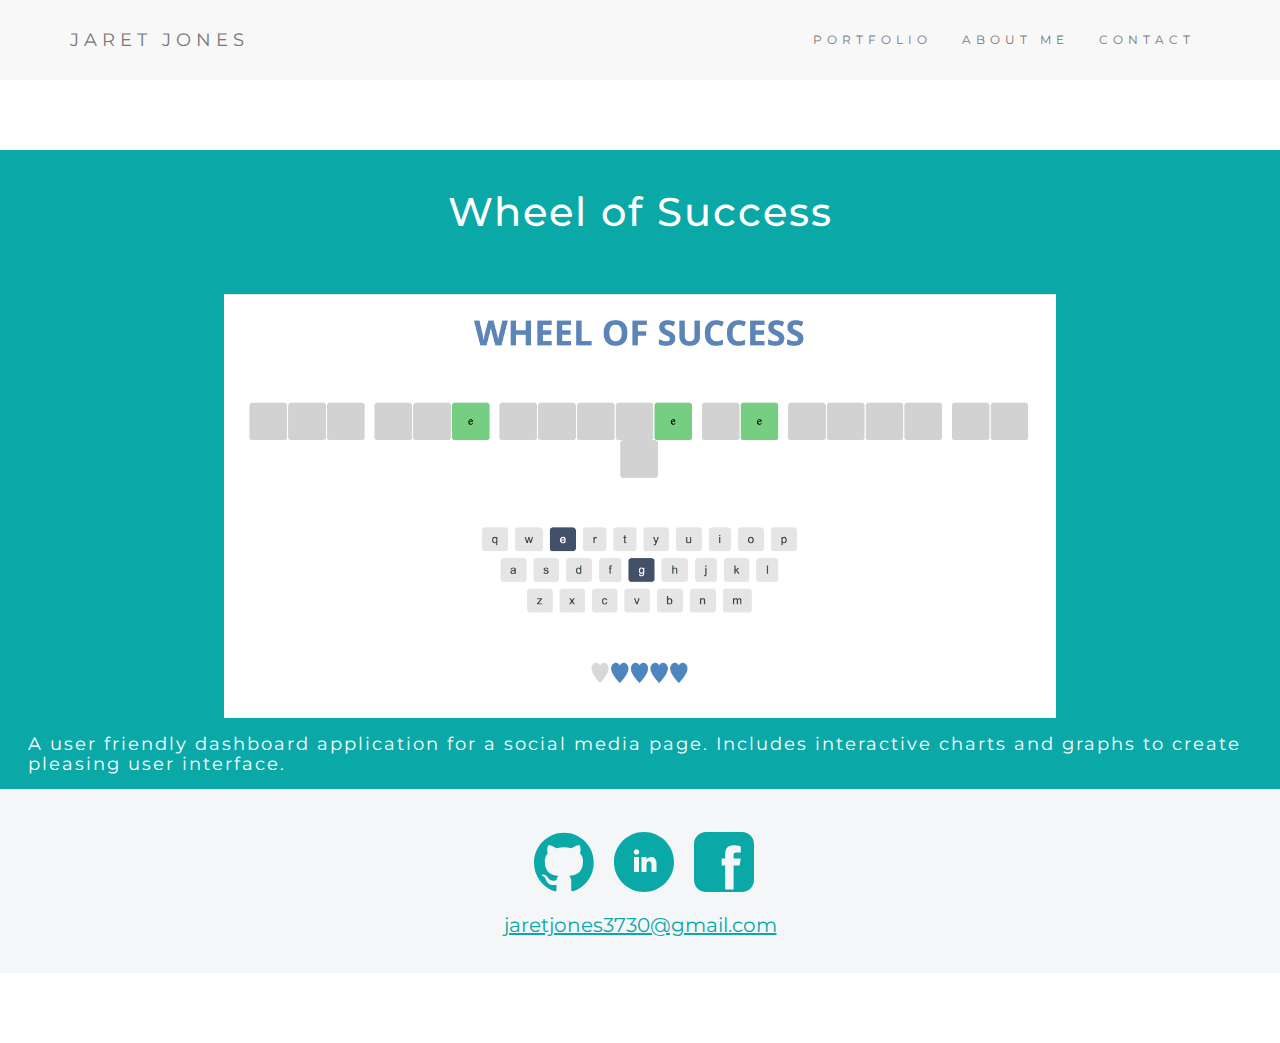
<file: wheel-of-success.html>
<!DOCTYPE html>
<html lang="en">
<head>
  <title>Wheel of Success</title>
  <meta charset="utf-8">
  <meta name="viewport" content="width=device-width, initial-scale=1">
  <link rel="stylesheet" href="https://maxcdn.bootstrapcdn.com/bootstrap/3.4.1/css/bootstrap.min.css">
  <link href="https://fonts.googleapis.com/css?family=Montserrat" rel="stylesheet">
  <link rel="stylesheet" href="css/portfolio-links.css">
  <link rel="stylesheet" href="css/normalize.css">
  <script src="https://ajax.googleapis.com/ajax/libs/jquery/3.5.1/jquery.min.js"></script>
  <script src="https://maxcdn.bootstrapcdn.com/bootstrap/3.4.1/js/bootstrap.min.js"></script>
  
</head>

<body>

    <!-- Navbar -->
    <nav class="navbar navbar-default">
      <div class="container">
        <div class="navbar-header">
          <button type="button" class="navbar-toggle" data-toggle="collapse" data-target="#myNavbar">
            <span class="icon-bar"></span>
            <span class="icon-bar"></span>
            <span class="icon-bar"></span>                        
          </button>
          <a class="navbar-brand" href="#">JARET JONES</a>
        </div>
        <div class="collapse navbar-collapse" id="myNavbar">
          <ul class="nav navbar-nav navbar-right">
            <li class="nav-list_item"><a href="index.html#portfolio">PORTFOLIO</a></li>
            <li class="nav-list_item"><a href="index.html#about-me">ABOUT ME</a></li>
            <li class="nav-list_item"><a href="index.html#contact">CONTACT</a></li>
          </ul>
        </div>
      </div>
    </nav>
     
    
    <!-- first Container -->
    <div class="container-fluid bg-2 text-center">
        <section class="portfolio" id="portfolio">
            <h2 class="portfolio__title">Wheel of Success</h2>
            <div class="portfolio__card__container">
                
                    <a href="https://jamdrones.github.io/Tech-Degree-Project-Unit6/" target="_blank"><div class="portfolio__card__image__container pci__one">
                        <img class="w3-content w3-section" id="pci__one" style="max-width:65%" src="img/wos.png">
                    </a>
            </div>
    
            <div class="portfolio__card__desc">
                 <p>
                  A user friendly dashboard application for a social media page. Includes interactive charts and graphs to create pleasing user interface.
                 </p>
            </div>
    
 <!-- Footer -->
    <footer>
        <ul class="footer__nav">
            <li class="footer__nav__item github">
                <a href="https://github.com/jamdrones/Tech-Degree-Project-Unit6" target="_blank"><svg version="1.1" xmlns="http://www.w3.org/2000/svg" xmlns:xlink="http://www.w3.org/1999/xlink" x="0px" y="0px"
                viewBox="0 0 24 24" style="enable-background:new 0 0 24 24;" xml:space="preserve">
                    <path d="M12,0.3c-6.6,0-12,5.4-12,12c0,5.3,3.4,9.8,8.2,11.4C8.8,23.8,9,23.4,9,23.1c0-0.3,0-1,0-2c-3.3,0.7-4-1.6-4-1.6
                    c-0.5-1.4-1.3-1.8-1.3-1.8C2.5,17,3.7,17,3.7,17c1.2,0.1,1.8,1.2,1.8,1.2c1.1,1.8,2.8,1.3,3.5,1c0.1-0.8,0.4-1.3,0.8-1.6
                    c-2.7-0.3-5.5-1.3-5.5-5.9c0-1.3,0.5-2.4,1.2-3.2C5.4,8.1,5,6.9,5.7,5.3c0,0,1-0.3,3.3,1.2c1-0.3,2-0.4,3-0.4c1,0,2,0.1,3,0.4
                    c2.3-1.6,3.3-1.2,3.3-1.2c0.6,1.7,0.2,2.9,0.1,3.2c0.8,0.8,1.2,1.9,1.2,3.2c0,4.6-2.8,5.6-5.5,5.9c0.4,0.4,0.8,1.1,0.8,2.2
                    c0,1.6,0,2.9,0,3.3c0,0.3,0.2,0.7,0.8,0.6c4.8-1.6,8.2-6.1,8.2-11.4C24,5.7,18.6,0.3,12,0.3"/>
                </svg></a>
            </li>
            <li class="footer__nav__item">
                <a href="https://www.linkedin.com/in/jaret-jones-112867212/" target="_blank"><svg version="1.1"  xmlns="http://www.w3.org/2000/svg" xmlns:xlink="http://www.w3.org/1999/xlink" x="0px" y="0px"
                    viewBox="0 0 24 24" style="enable-background:new 0 0 24 24;" xml:space="preserve">
                    <path d="M12,0C5.4,0,0,5.4,0,12s5.4,12,12,12s12-5.4,12-12S18.6,0,12,0z M10,16H8v-6h2V16z M9,9.1C8.4,9.1,7.9,8.6,7.9,8
                    c0-0.6,0.5-1.1,1.1-1.1s1.1,0.5,1.1,1.1C10.1,8.6,9.6,9.1,9,9.1z M17,16h-2v-2.9c0-1.9-2-1.7-2,0V16h-2v-6h2v1.1
                    c0.9-1.6,4-1.7,4,1.5V16z"/>
                </svg></a>
            </li>
            <li class="footer__nav__item">
                <a href="https://facebook.com" target="_blank"><svg xmlns="http://www.w3.org/2000/svg" xmlns:xlink="http://www.w3.org/1999/xlink" x="0px" y="0px" 
                    width="30" height="35" viewBox="0 0 50 50" style="enable-background:new 0 0 24 24;" class="icon icons8-Facebook-Filled">    
                    <path d="M40,0H10C4.486,0,0,4.486,0,10v30c0,5.514,4.486,10,10,10h30c5.514,0,10-4.486,10-10V10C50,4.486,45.514,0,40,0z M39,
                    17h-3 c-2.145,0-3,0.504-3,2v3h6l-1,6h-5v20h-7V28h-3v-6h3v-3c0-4.677,
                    1.581-8,7-8c2.902,0,6,1,6,1V17z"></path></svg></a>
            </li>
        </ul>
        <div class="footer__logo"><a href="mailto:jaretjones3730@gmail.com">jaretjones3730@gmail.com</a></div>
    </footer>
    
    </body>
</html>
</file>
<file: css/styles.css>
body { 
    box-sizing: border-box;
    font: 20px Montserrat, sans-serif;
    line-height: 1.8;
    color: #f5f6f7;
  }

  p {font-size: 18px;}

  .margin {
    font-size: 50px;
    color: #fff;
    padding-top: 50px;
      }

    .centered {
        position: absolute;
        top: 50%;
        left: 50%;
        transform: translate(-50%, -50%);
        padding-bottom: 200px;
      }

   .bg-1 { 
     background-color: #0ba8a8;
     color: #010200;
    }

    #name1 {
      font-size: 75px;
      font-style: italic;
      font-weight: bolder;
    }
  
    .bg-2 { 
    display: flex;
    flex-direction: row;
    justify-content: space-around;
    align-items: center;
    color: rgb(255, 255, 255);
    padding-bottom: 45px;
    }
  
  
  .container-fluid {
    padding-top: 7px;
    padding-bottom: 35px;
    padding-left: 0px;
    padding-right: 0px;
  }

  .navbar {
    padding-top: 15px;
    padding-bottom: 15px;
    border: 0;
    border-radius: 0;
    margin-bottom: 0;
    font-size: 12px;
    letter-spacing: 5px;
  }

  .navbar-default {
    background-color: rgb(255, 255, 255); 
    border-color: #e7e7e7;
}

  .navbar-brand {
    color: #000 !important;
    font-weight: bold;
  }

  .navbar-nav, li a:hover {
    color: #000 !important;
  }

  .about-me {
    font-size: 50px;
    color: #fff;
    padding-top: 2em;
    }

    .about-des {
      text-align: left;
      font-size: 30px;
      padding-left: 6px;
      padding-right: 3px;
    }

    .work-exp {
      background-color:#0ba8a8;
      text-align: left;
      color:rgb(255, 255, 255);
      padding: 1px 10px;
    }
    .work-exp-title {
      text-align: center;
      font-size: 50px;
      padding: 25px 10px;
    }
    .work-dets {
      font-size: 25px;
    }

  .portfolio {
    background-color:#0ba8a8;
    color: rgb(255, 255, 255);
    }

  .portfolio__card__container {
    display: flex;
    flex-direction: column;
    justify-content: center;
    align-items: center;
    max-width: 1200px;
  }
  
  .portfolio__title {
    font-size: 3em;
    letter-spacing: 2px;
    padding: 0.5em 0;
    margin-bottom: 1em;
    text-align: center;
  }
  
  .portfolio__card {
    display: flex;
    flex-direction: column;
    justify-content: center;
    align-items: center;
    width: 275px;
    margin-bottom: 2em;
  }
  
  .portfolio__card__title {
    background-color: #03837c;
    border-radius: 8px 8px 0 0;
    width: 275px;
    text-align: center;
    font-size: 1em;
    letter-spacing: 3px;
    margin-top: 0px;
    padding: 1em 0;
  }
  
  .portfolio__card__image__container {
    width: 275px;
    height: 200px;
  }
  
  .pci__one {
    background-image: url(./../img/employdir.png);
  }
  
  .pci__two {
    background-image: url(./../img/webapp.png);
  }
  
  .pci__three {
    background-image: url(./../img/wos.png);
  }
  
  .pci__four {
    background-image: url(./../img/gallery.png);
  }
  
  .pci__five {
    background-image: url(./../img/codereview.png);
  }

  .pci__six {
    background-image: url(./../img/insure.png);
  }
  
  .pci__three,
  .pci__four {
    background-size: contain;
    transition: opacity 0.5s;
  }

  .pci__one,
  .pci__two,
  .pci__five,
  .pci__six {
    background-size: cover;
    transition: opacity 0.5s;
  }
  .pci__one:hover,
  .pci__two:hover,
  .pci__three:hover,
  .pci__four:hover,
  .pci__five:hover,
  .pci__six:hover {
    opacity: 0.8;
  }
  
  .portfolio__card__desc {
    font-family: "Montserrat", sans-serif;
    font-size: 0.2em;
    letter-spacing: 2px;
    line-height: 20px;
    padding: 1em;
    height: 120px;
    text-align: center;
    background-color: #03837c;
  }
  
  .portfolio__card__links {
    background: #5e4e66;
    border-radius: 0 0 8px 8px;
    display: flex;
    align-items: center;
    padding: 0.75em 0;
    justify-content: space-evenly;
    width: 275px;
  }
  
  .portfolio svg {
    width: 60px;
    height: 60px;
    transition: fill 0.5s;
  }
  
  .portfolio svg:hover {
    fill: #ffffff;
  }

  .contact {
    display: flex;
    flex-direction: column;
    align-items: center;
    justify-content: center;
    padding-bottom: 8em;
    background-color: #0ba8a8;
  }
  
  .contact__title {
    font-size: 3em;
    color:rgb(255, 255, 255);
    letter-spacing: 2px;
    padding: 0.5em 0;
    margin-bottom: 0.5em;
  }

  .contact__input__title {
    color:rgb(255, 255, 255);
  }
  
  .form__container {
    background: #5e4e66;
    padding: 0 1em 1em;
    width: 275px;
    border: solid 4px white;
    border-radius: 8px 8px;
    position: relative;
  }
  
  .contact__form {
    display: flex;
    flex-direction: column;
    align-items: center;
    justify-content: center;
  }
  
  .contact__item {
    display: block;
  }
  
  .contact__input__title {
    padding: 0.75em 0 0.25em;
    font-size: 1.2em;
    letter-spacing: 1px;
    text-align: center;
  }
  
  .contact__input,
  .contact__textarea {
    width: 240px;
    font-family: "Montserrat", sans-serif;
    font-size: 1.1em;
    letter-spacing: 0.5px;
    padding: 0.5em;
    border: none;
    border-radius: 8px 8px;
    outline: none;
    color:  #10130fe3;
    background-color: #e7e9ec;
  }
  
  .contact__input {
    height: 50px;
    margin-bottom: 1em;
  }
  
  .contact__textarea {
    height: 100px;
    margin-bottom: 0.75em;
    resize: none;
  }
  
  .contact__submit {
    background-color:  #adf783E3;
    border: solid 3px #adf783E3;
    border-radius: 10px;
    font-family: inherit;
    border-color:  white;
    background-color: #5e4e66;
    color: #fff;
    position: absolute;
    bottom: -110px;
    border-width: 5px;
    border-radius: 8px 8px;
    margin: 2.4em 0 1em;
    padding: 15px 30px;
    font-size: 1.2em;
    letter-spacing: 5px;
    font-weight: 600;
    transition: background-color 0.5s;
  }

  .contact__submit:hover {
    background-color: #307951;
    cursor: pointer;
  }
  
  .canvas-wrap {
    display: flex;
    flex-direction: column;
    justify-content: space-between;
    }

  .comm-helper {
    background-color:#0ba8a8;
      align-content: center;
      color:rgb(255, 255, 255);
      padding-top: 5%;
      padding-bottom: 45%;
      padding-left: 2%;
      padding-right: 2%;
  }
 .comm-helper-title {
    text-align: center;
    font-size: 50px;
    padding: 25px 10px;
  }

  .comm-img  {
    display: flex;
    justify-content: space-evenly;
    float: left;
    border-radius: 10px;
    padding: 5px 5px;
  }

  .comm-helper-des {
    font-size: 20px;
    padding-top: 5px;
    padding-bottom: 5px;
  }

  footer {
    padding: 1em;
    background-color: rgb(5, 3, 3);
  }
  
  .footer__nav {
    display: flex;
    list-style: none;
    align-items: center;
    justify-content: center;
  }
  
  .footer__nav__item {
    width: 50px;
    height: 50px;
    padding: 0.5em;
  }
  
  .footer__nav__item a {
    fill: #adf783;
    width: 50px;
    height: 50px;
    transition: fill 0.5s;
  }

  .footer__nav__item a:hover {
    fill: #623d61;
  }
  
  .footer__logo {
    color: #adf783E3;
    font-weight: 600;
    font-size: 0.8em;
    letter-spacing: 2px;
    text-align: center;
    padding: 0.25em;
    padding-left: 28px;
    word-break: break-word;
  }
  
  .footer__logo a {
    color: #adf783;
    text-decoration: none;
  }

  @media (min-width: 320px) {
    .bg-2 { 
      display: block;
      align-items: center;
      color: rgb(255, 255, 255);
      padding-bottom: 45px;
      }
  }

  @media (min-width: 768px) {
    .bg-2 { 
      display: block;
      align-items: center;
      color: rgb(255, 255, 255);
      padding-bottom: 45px;
      }

      .work-dets {
        font-size: 25px;
        padding-left: 5%;
        padding-right: 5%;
      }
    
      .portfolio {
        padding: 1.5em 0;
      }
      .portfolio__title {
        display: block;
        font-size: 2.4em;
        letter-spacing: 8px;
        margin-left: 50px;
      }
    
      .portfolio__card__container {
        flex-direction: row;
        flex-wrap: wrap;
        margin: auto;
      }
    
      .portfolio__card {
        margin: 25px 25px;
      }
      .contact {
        padding: 1.5em 0 8em;
      }
    
      .contact__title {
        font-size: 2.4em;
        letter-spacing: 8px;
      }
    
      .form__container {
        width: 600px;
      }
    
      .contact__input,
    .contact__textarea {
        width: 400px;
        font-size: 1.3em;
      }
    .contact__textarea {
        height: 200px;
      }
    
      .comm-helper-des {
        font-size: 20px;
        padding-top: 5px;
        padding-bottom: 5px;
        padding-left: 1%;
        padding-right: 1%;
      }
  }
  
 @media (min-width: 1024px) {
  .bg-2 { 
    display: flex;
    flex-direction: row;
    justify-content: space-around;
    align-items: center;
    color: rgb(255, 255, 255);
    padding-bottom: 45px;
    }

    .work-dets {
      font-size: 25px;
      padding-left: 5%;
      padding-right: 5%;
    }
  
  .portfolio__title {
        margin-left: 75px;
      }

      .comm-helper-des {
        font-size: 20px;
        padding-top: 5px;
        padding-bottom: 5px;
        padding-left: 1%;
        padding-right: 1%;
      }
   }
</file>
<file: css/portfolio-links.css>
body {
  box-sizing: border-box;
  font: 20px Montserrat, sans-serif;
  line-height: 1.8;
  color: rgb(255, 255, 255);
}
p {font-size: 18px;}
.margin {
    font-size: 45px;
    margin-top: 40px;
    margin-bottom: 40px;
  }
  
.bg-1 { 
   background-color: #1abc9c;
   color: #f9fcf7;
}
.bg-2 { 
  display: flex;
  flex-direction: column;
  justify-content: center;
  align-items: center;
  color: #fff;
  padding-bottom: 40px;
}

.container-fluid {
  padding-top: 70px;
  padding-bottom: 70px;
  padding-left: 0px;
  padding-right: 0px;
}

.navbar {
  padding-top: 15px;
  padding-bottom: 15px;
  border: 0;
  border-radius: 0;
  margin-bottom: 0;
  font-size: 12px;
  letter-spacing: 5px;
}
.navbar-nav  li a:hover {
  color: #0fda3b !important;
}

.portfolio {
  background-color:#0ba8a8;
  color: rgb(255, 255, 255);
  }

.portfolio__card__container {
  display: flex;
  flex-direction: column;
  justify-content: center;
  align-items: center;
}

.portfolio__title {
  font-size: 2em;
  letter-spacing: 2px;
  padding: 0.5em 0;
  margin-bottom: 1em;
  text-align: center;
}

.portfolio__card {
  display: flex;
  flex-direction: column;
  justify-content: center;
  align-items: center;
  width: 275px;
  margin-bottom: 2em;
}

#pci__one:hover {
  opacity: .9;
}

.portfolio__card__desc {
  font-family: "Montserrat", sans-serif;
  font-size: 0.2em;
  letter-spacing: 2px;
  line-height: 20px;
  padding: 1em;
  text-align: left;
  padding-bottom: 15px;
  }

.portfolio__card__links {
  border-radius: 0 0 8px 8px;
  display: flex;
  align-items: center;
  padding: 0.75em 0;
  justify-content: space-evenly;
  width: 275px;
}

p {
  margin: 12px 24px 0px;
}

.portfolio svg {
  width: 60px;
  height: 60px;
  transition: fill 0.5s;
}

footer {
  padding-top: 3px;
  width: 100%;
  padding-bottom: 30px;
  background-color: #f5f6f7;
}

.footer__nav {
  display: flex;
  list-style: none;
  align-items: center;
  justify-content:center
}

ol, ul {
  margin-top: 0;
  margin-bottom: 10px;
  margin-left: -42px;
  margin-right: 51px;
}

.footer__nav__item {
  width: 0px;
  height: 80px;
  padding: 2em;
  padding-bottom: 65px;
}

.footer__nav__item a {
  fill: #0ba8a8;
  width: 0px;
  height: 80px;
  transition: fill 0.5s;
}
.footer__nav__item a:hover {
  fill: #623d61;
}

.footer__logo {
  color: #0ba8a8;
  word-break: break-word;
}

.footer__logo a {
  color: #0ba8a8;
  text-decoration:underline
}
</file>
